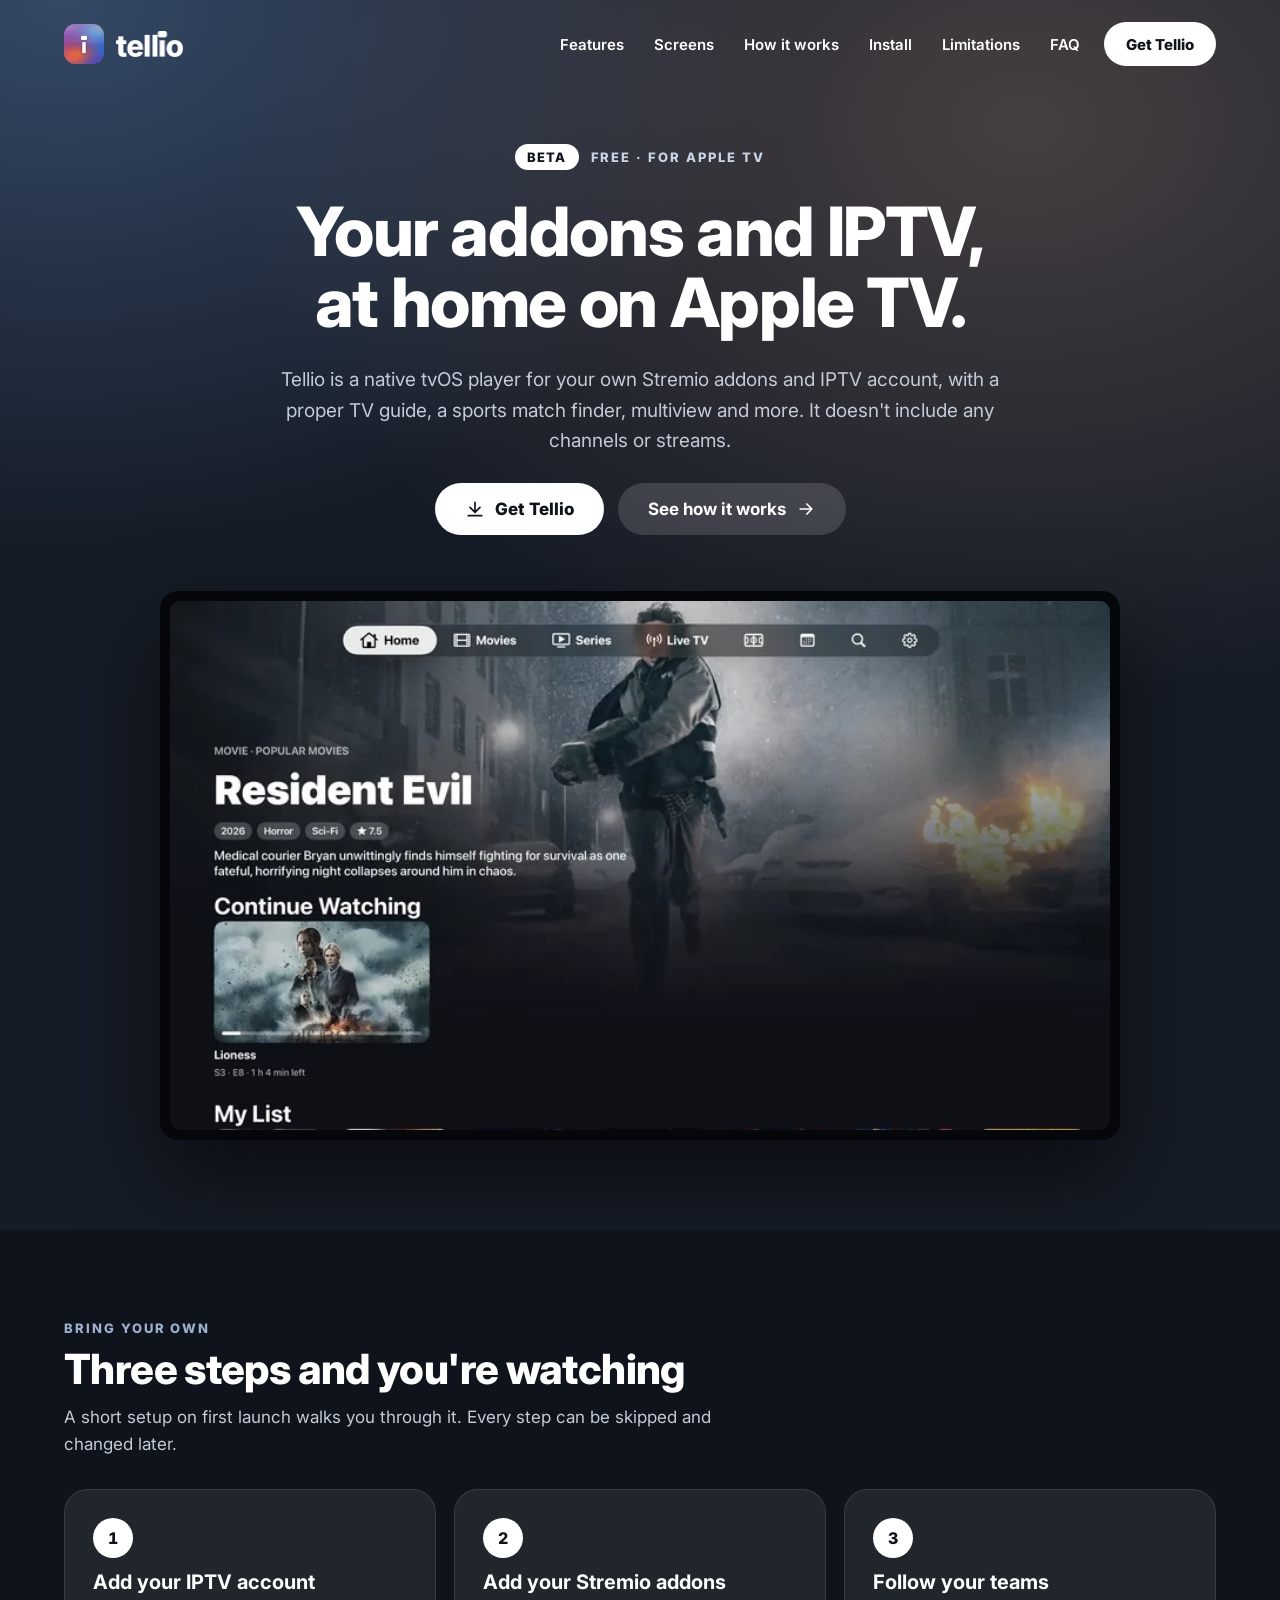
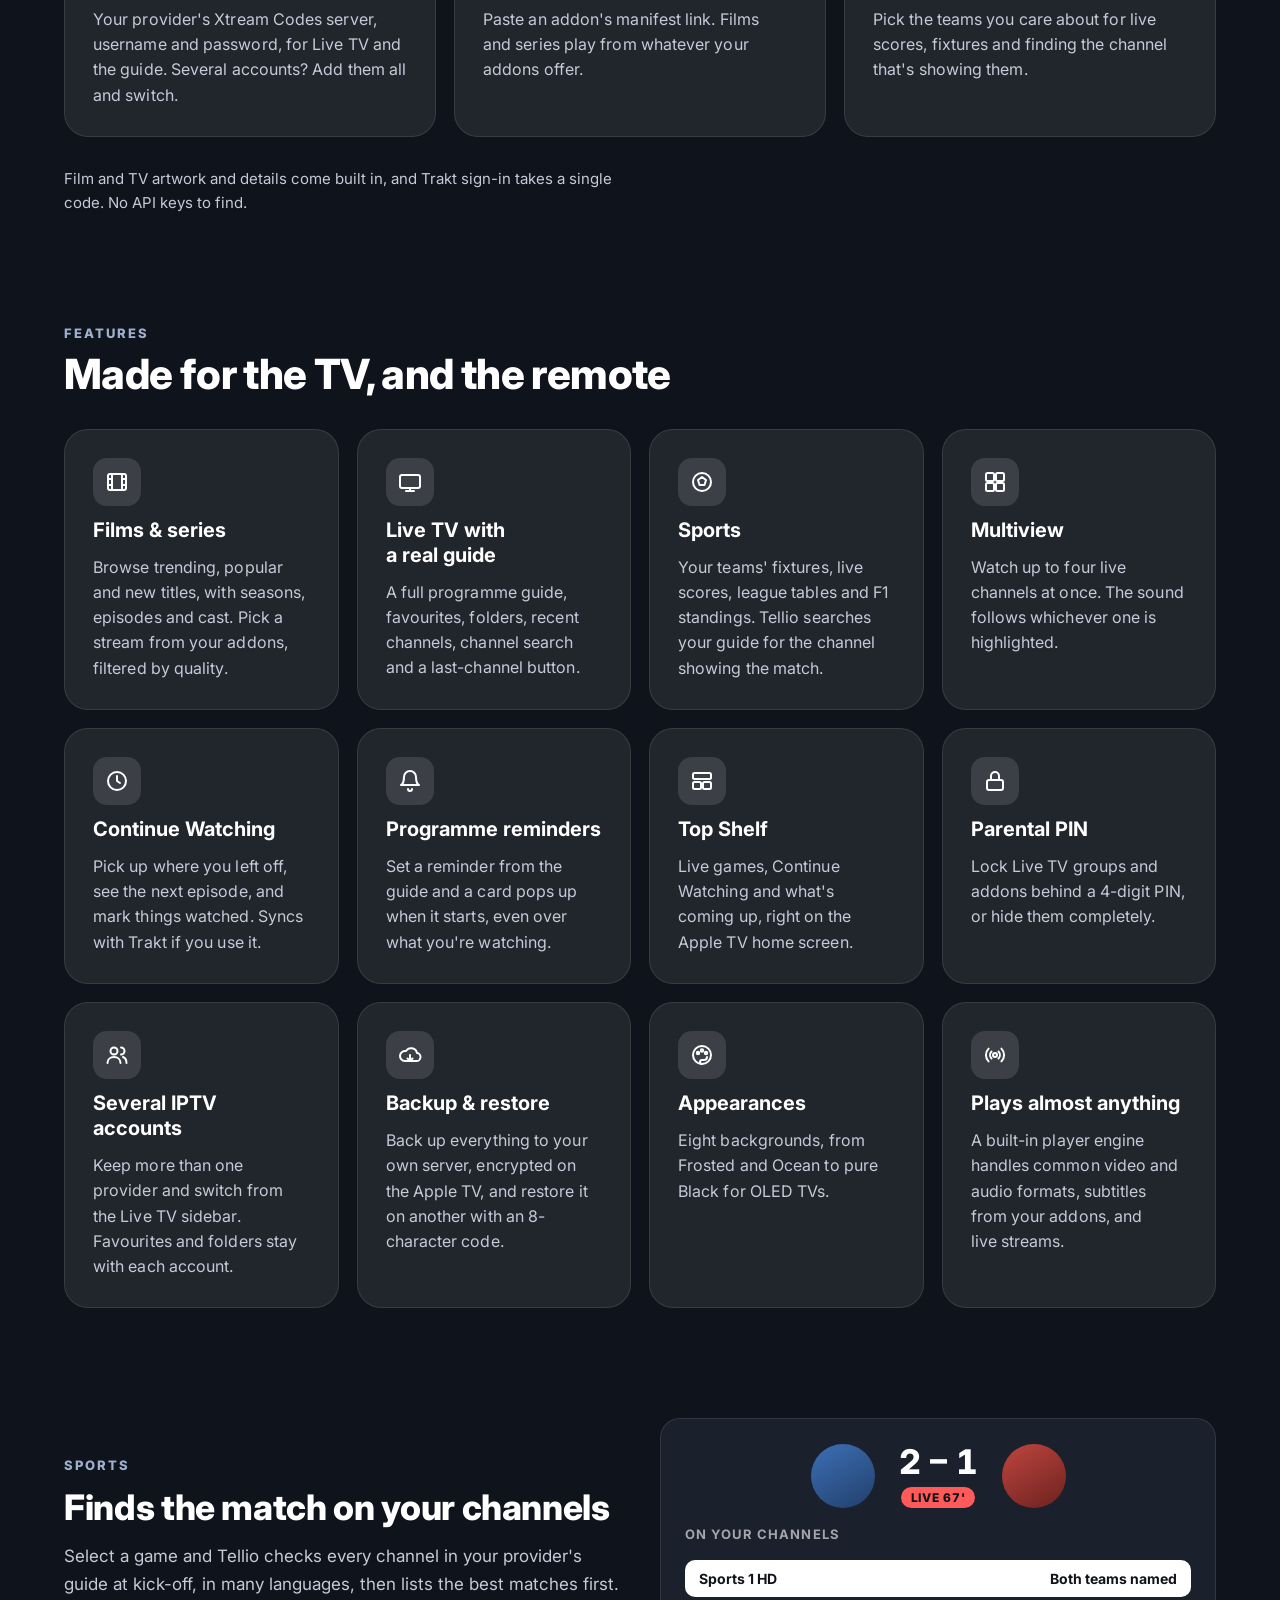
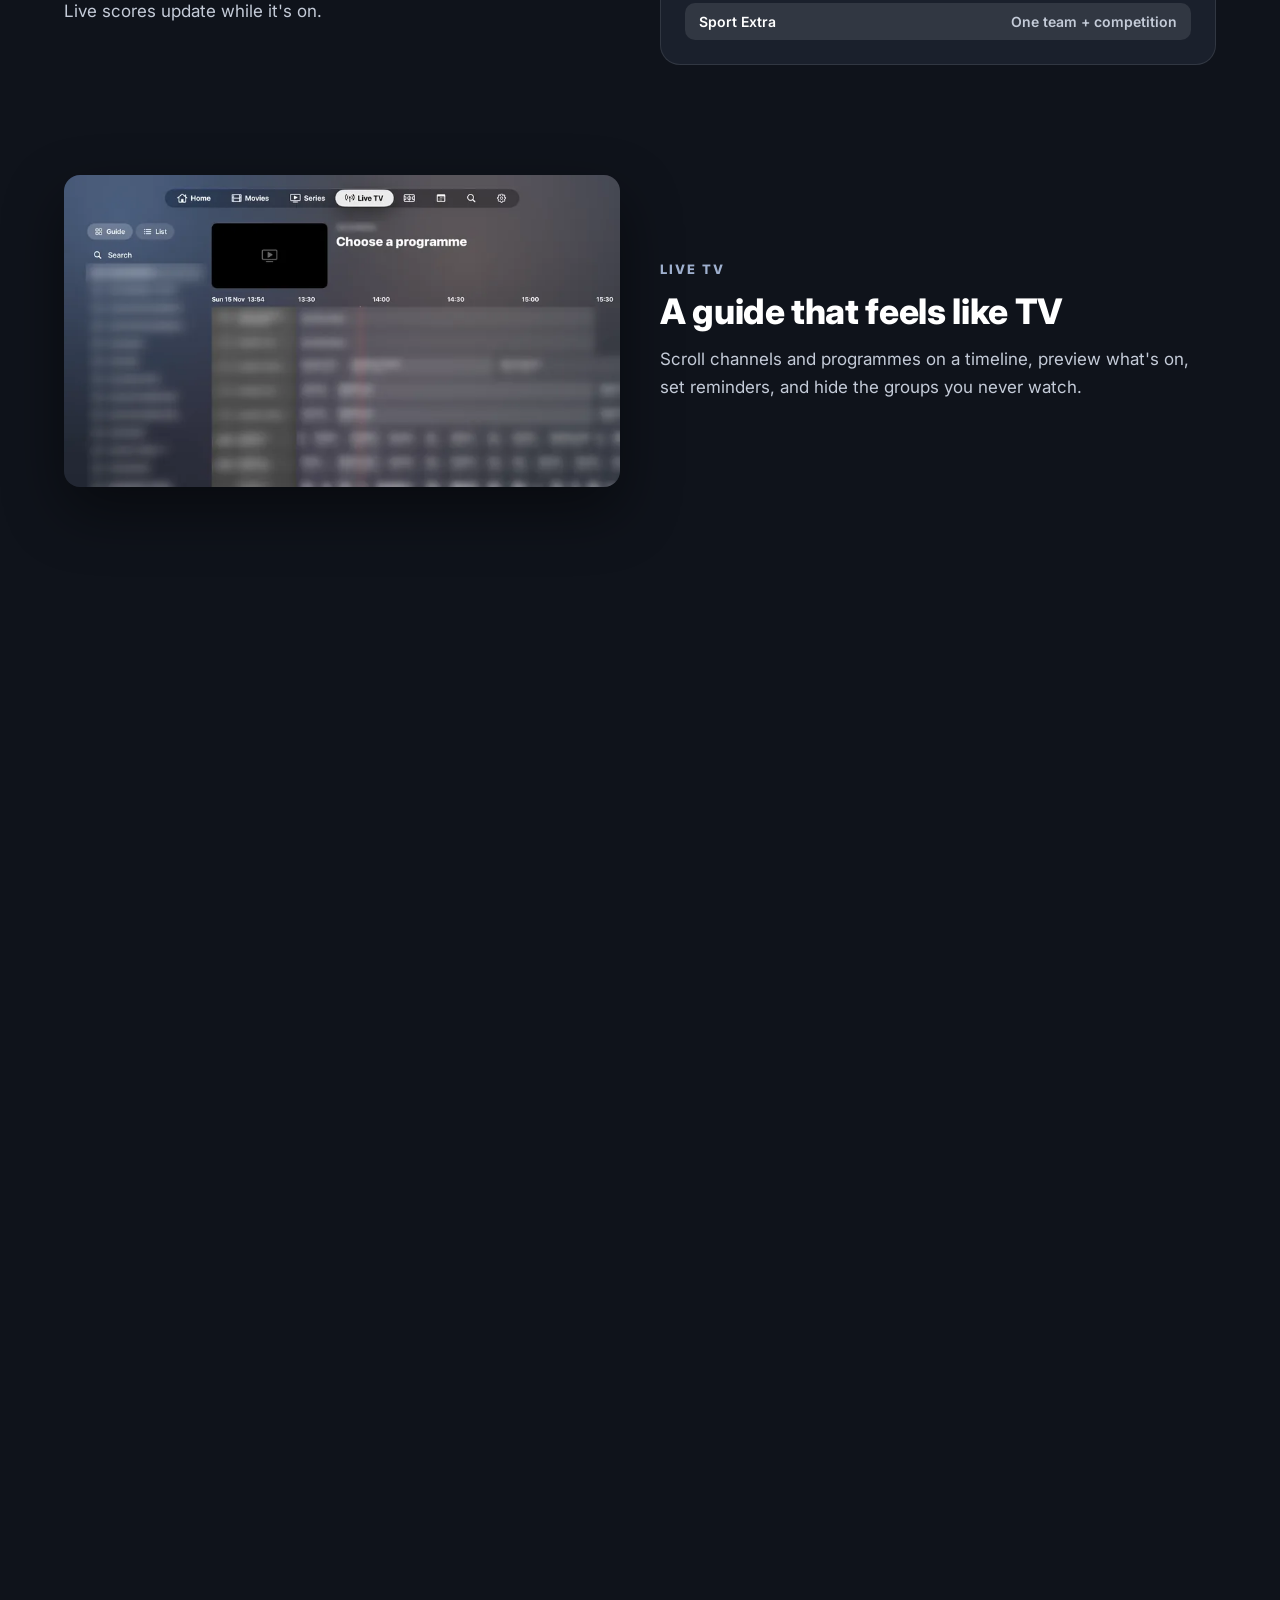
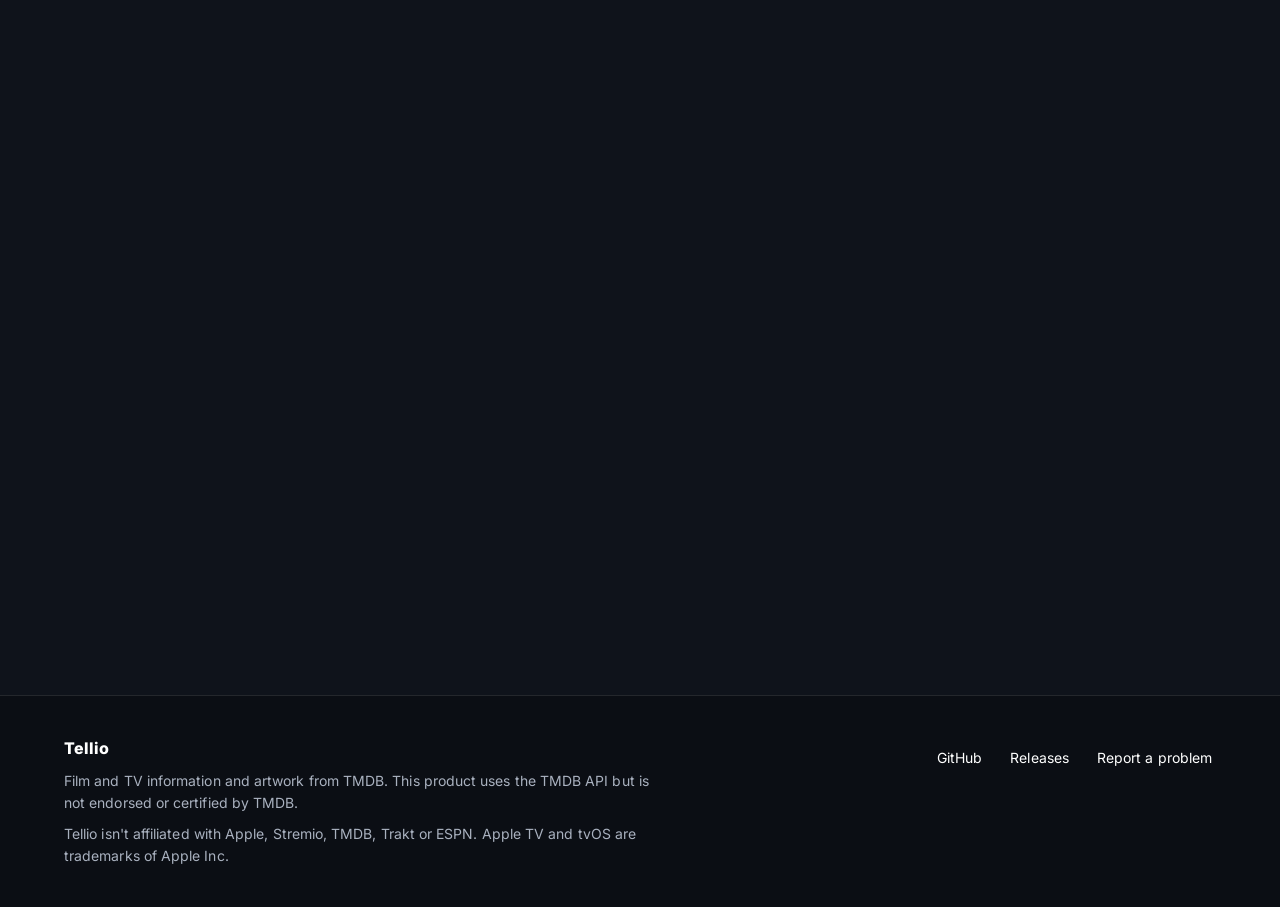
<file: index.html>
<!doctype html>
<html lang="en">
<head>
<meta charset="utf-8">
<meta name="viewport" content="width=device-width, initial-scale=1, viewport-fit=cover">
<meta name="color-scheme" content="dark">
<title>Tellio · A player for your own addons and IPTV on Apple TV</title>
<meta name="description" content="Tellio is a free, native Apple TV player for your own Stremio addons and IPTV account, with a TV guide, sports match finder, multiview and more. It includes no channels or streams.">
<meta property="og:title" content="Tellio for Apple TV">
<meta property="og:description" content="A native Apple TV player for your own Stremio addons and IPTV account.">
<meta name="theme-color" content="#161c27">
<link rel="icon" href="favicon.png" type="image/png">
<link rel="apple-touch-icon" href="apple-touch-icon.png">
<meta property="og:image" content="https://ms2620.github.io/tellio-site/screens/og.jpg">
<meta name="twitter:card" content="summary_large_image">
<link rel="preconnect" href="https://fonts.googleapis.com">
<link rel="preconnect" href="https://fonts.gstatic.com" crossorigin>
<link href="https://fonts.googleapis.com/css2?family=Inter:wght@400;600;700;800&amp;display=swap" rel="stylesheet">
<link rel="preload" as="image" type="image/webp" imagesrcset="screens/home-800.webp 800w, screens/home-1280.webp 1280w, screens/home.webp 1920w" imagesizes="(max-width: 1008px) calc(100vw - 44px), 940px" fetchpriority="high">
<link rel="stylesheet" href="styles.css">
</head>
<body>
<svg class="svg-sprite" aria-hidden="true" focusable="false">
  <symbol id="icon-film" viewBox="0 0 24 24"><rect x="3" y="4" width="18" height="16" rx="2"></rect><path d="M7 4v16M17 4v16M3 9h4M3 15h4M17 9h4M17 15h4"></path></symbol>
  <symbol id="icon-sports" viewBox="0 0 24 24"><circle cx="12" cy="12" r="9"></circle><path d="M12 7l4 3-1.5 5h-5L8 10z"></path></symbol>
  <symbol id="icon-clock" viewBox="0 0 24 24"><circle cx="12" cy="12" r="9"></circle><path d="M12 7v5l3 2"></path></symbol>
  <symbol id="icon-signal" viewBox="0 0 24 24"><circle cx="12" cy="12" r="2"></circle><path d="M8.5 15.5a5 5 0 0 1 0-7M15.5 8.5a5 5 0 0 1 0 7M5.6 18.4a9 9 0 0 1 0-12.8M18.4 5.6a9 9 0 0 1 0 12.8"></path></symbol>
</svg>
<div id="top" class="page-shell">
  <a href="#main" class="skip-link">Skip to main content</a>

  <header class="site-header">
    <nav class="site-nav" aria-label="Primary">
      <a href="#top" aria-label="Tellio home" class="brand-link"><picture><source type="image/webp" srcset="logo-80.webp 80w, logo-120.webp 120w" sizes="40px"><img src="logo.png" alt="" width="40" height="40" decoding="async" class="brand-logo"></picture><picture><source type="image/webp" srcset="wordmark-135.webp 135w, wordmark-202.webp 202w" sizes="67px"><img src="wordmark.png" alt="Tellio" width="67" height="26" decoding="async" class="brand-wordmark"></picture></a>
      <div class="nav-links"><a href="#features">Features</a><a href="#screens">Screens</a><a href="#how">How it works</a><a href="#install">Install</a><a href="#limits">Limitations</a><a href="#faq">FAQ</a></div>
      <a href="#install" class="btn btn-nav btn-primary">Get Tellio</a>
    </nav>
    <div class="hero">
      <span class="hero-badge"><span class="badge-pill">BETA</span>FREE · FOR APPLE TV</span>
      <h1 class="hero-title">Your addons and IPTV, at home on Apple TV.</h1>
      <p class="hero-lead">Tellio is a native tvOS player for your own Stremio addons and IPTV account, with a proper TV guide, a sports match finder, multiview and more. It doesn't include any channels or streams.</p>
      <div class="cta-row cta-row--center">
        <a href="#install" class="btn btn-lg btn-primary"><svg aria-hidden="true" width="20" height="20" viewBox="0 0 24 24" fill="none" stroke="currentColor" stroke-width="2" stroke-linecap="round" stroke-linejoin="round"><path d="M12 4v12M6 10l6 6 6-6"></path><path d="M4 20h16"></path></svg>Get Tellio</a>
        <a href="#how" class="btn btn-lg btn-secondary">See how it works<svg aria-hidden="true" width="20" height="20" viewBox="0 0 24 24" fill="none" stroke="currentColor" stroke-width="2" stroke-linecap="round" stroke-linejoin="round"><path d="M5 12h14M13 6l6 6-6 6"></path></svg></a>
      </div>
      <div class="hero-media"><div class="tv-frame"><img src="screens/home.webp" srcset="screens/home-800.webp 800w, screens/home-1280.webp 1280w, screens/home.webp 1920w" sizes="(max-width: 1008px) calc(100vw - 44px), 940px" alt="Tellio Home screen on an Apple TV: a featured film, Continue Watching and My List" width="1920" height="1080" fetchpriority="high"></div></div>
    </div>
  </header>

  <main id="main" tabindex="-1">
    <section class="section section--first">
      <div class="section-header section-header--narrow">
        <span class="eyebrow">BRING YOUR OWN</span>
        <h2 class="section-heading">Three steps and you're watching</h2>
        <p class="section-lead">A short setup on first launch walks you through it. Every step can be skipped and changed later.</p>
      </div>
      <ol class="grid-cards step-list">
        <li class="card">
          <span class="step-badge" aria-hidden="true">1</span>
          <h3 class="card-title">Add your IPTV account</h3>
          <p class="card-body">Your provider's Xtream Codes server, username and password, for Live TV and the guide. Several accounts? Add them all and switch.</p>
        </li>
        <li class="card">
          <span class="step-badge" aria-hidden="true">2</span>
          <h3 class="card-title">Add your Stremio addons</h3>
          <p class="card-body">Paste an addon's manifest link. Films and series play from whatever your addons offer.</p>
        </li>
        <li class="card">
          <span class="step-badge" aria-hidden="true">3</span>
          <h3 class="card-title">Follow your teams</h3>
          <p class="card-body">Pick the teams you care about for live scores, fixtures and finding the channel that's showing them.</p>
        </li>
      </ol>
      <p class="section-note">Film and TV artwork and details come built in, and Trakt sign-in takes a single code. No API keys to find.</p>
    </section>

    <section id="features" class="section">
      <div class="section-header section-header--narrow">
        <span class="eyebrow">FEATURES</span>
        <h2 class="section-heading">Made for the TV, and the remote</h2>
      </div>
      <div class="grid-cards">
        <article class="card">
          <span class="icon-tile"><svg aria-hidden="true" width="24" height="24" viewBox="0 0 24 24" fill="none" stroke="currentColor" stroke-width="2" stroke-linecap="round" stroke-linejoin="round"><use href="#icon-film"></use></svg></span>
          <h3 class="card-title">Films &amp; series</h3>
          <p class="card-body">Browse trending, popular and new titles, with seasons, episodes and cast. Pick a stream from your addons, filtered by quality.</p>
        </article>
        <article class="card">
          <span class="icon-tile"><svg aria-hidden="true" width="24" height="24" viewBox="0 0 24 24" fill="none" stroke="currentColor" stroke-width="2" stroke-linecap="round" stroke-linejoin="round"><rect x="2" y="5" width="20" height="13" rx="2"></rect><path d="M8 21h8M12 18v3"></path></svg></span>
          <h3 class="card-title">Live TV with a real guide</h3>
          <p class="card-body">A full programme guide, favourites, folders, recent channels, channel search and a last-channel button.</p>
        </article>
        <article class="card">
          <span class="icon-tile"><svg aria-hidden="true" width="24" height="24" viewBox="0 0 24 24" fill="none" stroke="currentColor" stroke-width="2" stroke-linecap="round" stroke-linejoin="round"><use href="#icon-sports"></use></svg></span>
          <h3 class="card-title">Sports</h3>
          <p class="card-body">Your teams' fixtures, live scores, league tables and F1 standings. Tellio searches your guide for the channel showing the match.</p>
        </article>
        <article class="card">
          <span class="icon-tile"><svg aria-hidden="true" width="24" height="24" viewBox="0 0 24 24" fill="none" stroke="currentColor" stroke-width="2" stroke-linecap="round" stroke-linejoin="round"><rect x="3" y="3" width="8" height="8" rx="1.5"></rect><rect x="13" y="3" width="8" height="8" rx="1.5"></rect><rect x="3" y="13" width="8" height="8" rx="1.5"></rect><rect x="13" y="13" width="8" height="8" rx="1.5"></rect></svg></span>
          <h3 class="card-title">Multiview</h3>
          <p class="card-body">Watch up to four live channels at once. The sound follows whichever one is highlighted.</p>
        </article>
        <article class="card">
          <span class="icon-tile"><svg aria-hidden="true" width="24" height="24" viewBox="0 0 24 24" fill="none" stroke="currentColor" stroke-width="2" stroke-linecap="round" stroke-linejoin="round"><use href="#icon-clock"></use></svg></span>
          <h3 class="card-title">Continue Watching</h3>
          <p class="card-body">Pick up where you left off, see the next episode, and mark things watched. Syncs with Trakt if you use it.</p>
        </article>
        <article class="card">
          <span class="icon-tile"><svg aria-hidden="true" width="24" height="24" viewBox="0 0 24 24" fill="none" stroke="currentColor" stroke-width="2" stroke-linecap="round" stroke-linejoin="round"><path d="M6 8a6 6 0 0 1 12 0c0 7 3 8 3 8H3s3-1 3-8"></path><path d="M10 20a2 2 0 0 0 4 0"></path></svg></span>
          <h3 class="card-title">Programme reminders</h3>
          <p class="card-body">Set a reminder from the guide and a card pops up when it starts, even over what you're watching.</p>
        </article>
        <article class="card">
          <span class="icon-tile"><svg aria-hidden="true" width="24" height="24" viewBox="0 0 24 24" fill="none" stroke="currentColor" stroke-width="2" stroke-linecap="round" stroke-linejoin="round"><rect x="3" y="4" width="18" height="6" rx="1.5"></rect><rect x="3" y="13" width="8" height="7" rx="1.5"></rect><rect x="13" y="13" width="8" height="7" rx="1.5"></rect></svg></span>
          <h3 class="card-title">Top Shelf</h3>
          <p class="card-body">Live games, Continue Watching and what's coming up, right on the Apple TV home screen.</p>
        </article>
        <article class="card">
          <span class="icon-tile"><svg aria-hidden="true" width="24" height="24" viewBox="0 0 24 24" fill="none" stroke="currentColor" stroke-width="2" stroke-linecap="round" stroke-linejoin="round"><rect x="4" y="11" width="16" height="10" rx="2"></rect><path d="M8 11V7a4 4 0 0 1 8 0v4"></path></svg></span>
          <h3 class="card-title">Parental PIN</h3>
          <p class="card-body">Lock Live TV groups and addons behind a 4-digit PIN, or hide them completely.</p>
        </article>
        <article class="card">
          <span class="icon-tile"><svg aria-hidden="true" width="24" height="24" viewBox="0 0 24 24" fill="none" stroke="currentColor" stroke-width="2" stroke-linecap="round" stroke-linejoin="round"><circle cx="9" cy="8" r="3.5"></circle><path d="M2.5 20c0-3.6 2.9-6 6.5-6s6.5 2.4 6.5 6"></path><path d="M16 4.5a3.5 3.5 0 0 1 0 7M18 14c2.2.7 3.5 2.8 3.5 6"></path></svg></span>
          <h3 class="card-title">Several IPTV accounts</h3>
          <p class="card-body">Keep more than one provider and switch from the Live TV sidebar. Favourites and folders stay with each account.</p>
        </article>
        <article class="card">
          <span class="icon-tile"><svg aria-hidden="true" width="24" height="24" viewBox="0 0 24 24" fill="none" stroke="currentColor" stroke-width="2" stroke-linecap="round" stroke-linejoin="round"><path d="M7 18a5 5 0 1 1 1-9.9A6 6 0 0 1 19 10a4 4 0 0 1-1 8z"></path><path d="M12 12v6M9.5 15.5L12 18l2.5-2.5"></path></svg></span>
          <h3 class="card-title">Backup &amp; restore</h3>
          <p class="card-body">Back up everything to your own server, encrypted on the Apple TV, and restore it on another with an 8-character code.</p>
        </article>
        <article class="card">
          <span class="icon-tile"><svg aria-hidden="true" width="24" height="24" viewBox="0 0 24 24" fill="none" stroke="currentColor" stroke-width="2" stroke-linecap="round" stroke-linejoin="round"><circle cx="12" cy="12" r="9"></circle><circle cx="8" cy="10" r="1.2"></circle><circle cx="12" cy="7.5" r="1.2"></circle><circle cx="16" cy="10" r="1.2"></circle><path d="M12 21a2 2 0 0 1 0-4h2a3 3 0 0 0 3-3"></path></svg></span>
          <h3 class="card-title">Appearances</h3>
          <p class="card-body">Eight backgrounds, from Frosted and Ocean to pure Black for OLED TVs.</p>
        </article>
        <article class="card">
          <span class="icon-tile"><svg aria-hidden="true" width="24" height="24" viewBox="0 0 24 24" fill="none" stroke="currentColor" stroke-width="2" stroke-linecap="round" stroke-linejoin="round"><use href="#icon-signal"></use></svg></span>
          <h3 class="card-title">Plays almost anything</h3>
          <p class="card-body">A built-in player engine handles common video and audio formats, subtitles from your addons, and live streams.</p>
        </article>
      </div>
    </section>

    <section class="section-split">
      <div class="split-copy">
        <span class="eyebrow">SPORTS</span>
        <h2 class="split-heading">Finds the match on your channels</h2>
        <p class="section-lead">Select a game and Tellio checks every channel in your provider's guide at kick-off, in many languages, then lists the best matches first. Live scores update while it's on.</p>
      </div>
      <div role="img" aria-label="Match page: two team badges, a live score and the channels showing the game" class="match-card">
        <div class="match-scoreboard">
          <span class="team-crest team-crest--home"></span>
          <span class="match-score-group"><span class="match-score">2 – 1</span><span class="live-pill">LIVE 67'</span></span>
          <span class="team-crest team-crest--away"></span>
        </div>
        <div class="match-label">ON YOUR CHANNELS</div>
        <div class="match-channels">
          <div class="match-row match-row--best"><span>Sports 1 HD</span><span>Both teams named</span></div>
          <div class="match-row match-row--alt"><span>Sport Extra</span><span class="match-row-meta">One team + competition</span></div>
        </div>
      </div>
    </section>

    <section class="section-split section-split--media-first">
      <div class="split-copy">
        <span class="eyebrow">LIVE TV</span>
        <h2 class="split-heading">A guide that feels like TV</h2>
        <p class="section-lead">Scroll channels and programmes on a timeline, preview what's on, set reminders, and hide the groups you never watch.</p>
      </div>
      <img src="screens/guide.webp" srcset="screens/guide-800.webp 800w, screens/guide-1280.webp 1280w, screens/guide.webp 1920w" sizes="(max-width: 767px) calc(100vw - 32px), (max-width: 1200px) calc(50vw - 44px), 556px" alt="The Live TV guide: groups on the left, channels and programmes on a timeline (channel details blurred)" width="1920" height="1080" loading="lazy" decoding="async" class="screen-shot">
    </section>

    <section id="screens" class="section section--deferred">
      <div class="section-header">
        <span class="eyebrow">A CLOSER LOOK</span>
        <h2 class="section-heading">Straight from the Apple TV</h2>
        <p class="section-lead">Real screenshots, taken on an Apple TV 4K.</p>
      </div>
      <div class="grid-screens">
        <figure class="screen-figure">
          <img src="screens/movies.webp" srcset="screens/movies-800.webp 800w, screens/movies-1280.webp 1280w, screens/movies.webp 1920w" sizes="(max-width: 779px) calc(100vw - 32px), (max-width: 1139px) calc(50vw - 38px), 365px" alt="Tellio Movies screen on Apple TV: featured film artwork with year, genres, rating and a numbered Trending Movies poster row below" width="1920" height="1080" loading="lazy" decoding="async">
          <figcaption class="screen-caption"><span class="screen-caption-title">Movies</span><span class="screen-caption-text">Trending and popular films, with the featured title's artwork behind.</span></figcaption>
        </figure>
        <figure class="screen-figure">
          <img src="screens/series.webp" srcset="screens/series-800.webp 800w, screens/series-1280.webp 1280w, screens/series.webp 1920w" sizes="(max-width: 779px) calc(100vw - 32px), (max-width: 1139px) calc(50vw - 38px), 365px" alt="Tellio Series screen on Apple TV: featured show backdrop with synopsis and a My List poster row below" width="1920" height="1080" loading="lazy" decoding="async">
          <figcaption class="screen-caption"><span class="screen-caption-title">Series</span><span class="screen-caption-text">Your shows, with My List and what's new.</span></figcaption>
        </figure>
        <figure class="screen-figure">
          <img src="screens/calendar.webp" srcset="screens/calendar-800.webp 800w, screens/calendar-1280.webp 1280w, screens/calendar.webp 1920w" sizes="(max-width: 779px) calc(100vw - 32px), (max-width: 1139px) calc(50vw - 38px), 365px" alt="Tellio Calendar screen on Apple TV: upcoming episodes row showing landscape artwork, season and episode numbers, and air dates" width="1920" height="1080" loading="lazy" decoding="async">
          <figcaption class="screen-caption"><span class="screen-caption-title">Calendar</span><span class="screen-caption-text">New episodes coming up from the series in your list.</span></figcaption>
        </figure>
        <figure class="screen-figure">
          <img src="screens/search.webp" srcset="screens/search-800.webp 800w, screens/search-1280.webp 1280w, screens/search.webp 1920w" sizes="(max-width: 779px) calc(100vw - 32px), (max-width: 1139px) calc(50vw - 38px), 365px" alt="Tellio Search screen on Apple TV: on-screen letter and number keypad on the left, with Trending Movies and Trending Series rows on the right" width="1920" height="1080" loading="lazy" decoding="async">
          <figcaption class="screen-caption"><span class="screen-caption-title">Search</span><span class="screen-caption-text">Find films, series and channels with the on-screen keyboard.</span></figcaption>
        </figure>
        <figure class="screen-figure">
          <img src="screens/settings.webp" srcset="screens/settings-800.webp 800w, screens/settings-1280.webp 1280w, screens/settings.webp 1920w" sizes="(max-width: 779px) calc(100vw - 32px), (max-width: 1139px) calc(50vw - 38px), 365px" alt="Tellio Settings screen on Apple TV: grouped frosted cards for Media (Connections, Live TV &amp; Guide, Content, Streams), Playback and Personalise" width="1920" height="1080" loading="lazy" decoding="async">
          <figcaption class="screen-caption"><span class="screen-caption-title">Settings</span><span class="screen-caption-text">Everything in one place, from connections to appearance.</span></figcaption>
        </figure>
      </div>
    </section>

    <section id="how" class="section section--deferred">
      <div class="section-header">
        <span class="eyebrow">HOW IT WORKS</span>
        <h2 class="section-heading">Tellio is the player. The content is yours.</h2>
        <p class="section-lead">Tellio has no servers that stream video and no catalogue of its own. It plays what your IPTV provider and your addons give it, and adds information from public services.</p>
      </div>
      <div class="grid-how">
        <div class="flow-column">
          <span class="eyebrow eyebrow--tight">WHAT YOU BRING</span>
          <div class="flow-node"><svg aria-hidden="true" width="26" height="26" viewBox="0 0 24 24" fill="none" stroke="currentColor" stroke-width="2" stroke-linecap="round" stroke-linejoin="round"><use href="#icon-signal"></use></svg><span class="flow-node-copy"><span class="flow-node-title">Your IPTV provider</span><span class="flow-node-sub">Live channels and the guide</span></span></div>
          <div class="flow-node"><svg aria-hidden="true" width="26" height="26" viewBox="0 0 24 24" fill="none" stroke="currentColor" stroke-width="2" stroke-linecap="round" stroke-linejoin="round"><path d="M10 3h4v4h4v4h-2a2 2 0 0 0 0 4h2v6H4v-6h2a2 2 0 0 0 0-4H4V7h6z"></path></svg><span class="flow-node-copy"><span class="flow-node-title">Your Stremio addons</span><span class="flow-node-sub">Streams for films and series</span></span></div>
        </div>
        <div class="flow-column">
          <span class="eyebrow eyebrow--tight">ON YOUR APPLE TV</span>
          <div class="flow-node flow-node--highlight"><svg aria-hidden="true" width="26" height="26" viewBox="0 0 24 24" fill="none" stroke="currentColor" stroke-width="2" stroke-linecap="round" stroke-linejoin="round"><polygon points="7 4 20 12 7 20 7 4"></polygon></svg><span class="flow-node-copy"><span class="flow-node-title">Tellio</span><span class="flow-node-sub">Browses, plays and remembers where you were</span></span></div>
          <div class="flow-node"><svg aria-hidden="true" width="26" height="26" viewBox="0 0 24 24" fill="none" stroke="currentColor" stroke-width="2" stroke-linecap="round" stroke-linejoin="round"><path d="M12 3l8 3v6c0 5-3.5 8-8 9-4.5-1-8-4-8-9V6z"></path></svg><span class="flow-node-copy"><span class="flow-node-title">Your logins stay here</span><span class="flow-node-sub">Kept in the Apple TV's Keychain, never sent to us</span></span></div>
        </div>
        <div class="flow-column">
          <span class="eyebrow eyebrow--tight">ADDED INFORMATION</span>
          <div class="flow-node"><svg aria-hidden="true" width="26" height="26" viewBox="0 0 24 24" fill="none" stroke="currentColor" stroke-width="2" stroke-linecap="round" stroke-linejoin="round"><use href="#icon-film"></use></svg><span class="flow-node-copy"><span class="flow-node-title">TMDB</span><span class="flow-node-sub">Artwork, descriptions and cast</span></span></div>
          <div class="flow-node"><svg aria-hidden="true" width="26" height="26" viewBox="0 0 24 24" fill="none" stroke="currentColor" stroke-width="2" stroke-linecap="round" stroke-linejoin="round"><use href="#icon-sports"></use></svg><span class="flow-node-copy"><span class="flow-node-title">ESPN &amp; Jolpica</span><span class="flow-node-sub">Fixtures, scores and tables</span></span></div>
          <div class="flow-node"><svg aria-hidden="true" width="26" height="26" viewBox="0 0 24 24" fill="none" stroke="currentColor" stroke-width="2" stroke-linecap="round" stroke-linejoin="round"><use href="#icon-clock"></use></svg><span class="flow-node-copy"><span class="flow-node-title">Trakt (optional)</span><span class="flow-node-sub">Sync what you've watched</span></span></div>
        </div>
      </div>
    </section>

    <section id="install" class="section section--deferred">
      <div class="section-header">
        <span class="eyebrow">INSTALL</span>
        <h2 class="section-heading">Get Tellio on your Apple TV</h2>
        <p class="section-lead">Tellio isn't on the App Store yet, so for now you install it yourself, with a signing service or a free sideloading tool. It needs tvOS 18 or later.</p>
      </div>
      <ol class="grid-cards step-list">
        <li class="card">
          <span class="step-badge" aria-hidden="true">1</span>
          <h3 class="card-title">Download the latest build</h3>
          <p class="card-body">Get Tellio.ipa from the GitHub releases page. Every build is listed with what changed.</p>
        </li>
        <li class="card">
          <span class="step-badge" aria-hidden="true">2</span>
          <h3 class="card-title">Sideload it</h3>
          <p class="card-body">Install it with Signulous, a paid service that needs no computer, or for free with atvloadly on a Linux machine at home.</p>
        </li>
        <li class="card">
          <span class="step-badge" aria-hidden="true">3</span>
          <h3 class="card-title">Open and set up</h3>
          <p class="card-body">Follow the short setup. Tellio tells you when a newer build is out.</p>
        </li>
      </ol>
      <div class="cta-row">
        <a href="https://github.com/MS2620/tellio/releases" class="btn btn-md btn-primary"><svg aria-hidden="true" width="20" height="20" viewBox="0 0 24 24" fill="none" stroke="currentColor" stroke-width="2" stroke-linecap="round" stroke-linejoin="round"><path d="M9 19c-4 1.3-4-2-6-2.5M15 21v-3.5a3 3 0 0 0-.9-2.3c3-.3 6-1.5 6-6.6a5 5 0 0 0-1.4-3.6 4.7 4.7 0 0 0-.1-3.5s-1.1-.3-3.6 1.4a12.4 12.4 0 0 0-6.5 0C6 1.2 4.9 1.5 4.9 1.5a4.7 4.7 0 0 0-.1 3.5A5 5 0 0 0 3.4 8.6c0 5.1 3 6.3 6 6.6a3 3 0 0 0-.9 2.3V21"></path></svg>Download from GitHub</a>
        <a href="install.html" class="btn btn-md btn-secondary">Full install guide</a>
      </div>
    </section>

    <section id="limits" class="section-limits section--deferred">
      <div class="card card--panel">
        <span class="eyebrow">KNOWN LIMITATIONS</span>
        <h2 class="panel-heading">It's a beta</h2>
        <ul class="dot-list">
          <li><span class="dot-marker" aria-hidden="true"></span><span>IPTV must use Xtream Codes logins. M3U playlist links aren't supported yet.</span></li>
          <li><span class="dot-marker" aria-hidden="true"></span><span>Needs tvOS 18 or later.</span></li>
          <li><span class="dot-marker" aria-hidden="true"></span><span>Installing needs a signing service (Signulous) or atvloadly on a Linux machine at home. There's no App Store or TestFlight version yet.</span></li>
          <li><span class="dot-marker" aria-hidden="true"></span><span>Backup &amp; restore needs a backup server you run yourself.</span></li>
          <li><span class="dot-marker" aria-hidden="true"></span><span>The Top Shelf can stay blank after an install; reinstalling usually fixes it.</span></li>
          <li><span class="dot-marker" aria-hidden="true"></span><span>Tested with a small number of providers and addons so far. Expect rough edges, and please report them.</span></li>
        </ul>
      </div>
      <div class="card card--panel">
        <span class="eyebrow">PRIVACY</span>
        <h2 class="panel-heading">What leaves your Apple TV</h2>
        <ul class="dot-list">
          <li><span class="dot-marker" aria-hidden="true"></span><span>Your IPTV login, addons and watch history stay on your Apple TV. There's no Tellio account.</span></li>
          <li><span class="dot-marker" aria-hidden="true"></span><span>Crash reports go to Sentry so problems can be fixed. They contain no logins, stream links, server or channel names, or watch history. Turn them off in Settings › About.</span></li>
          <li><span class="dot-marker" aria-hidden="true"></span><span>Feedback you send becomes a public GitHub issue: your message, its type and, if you choose, your tvOS version, Apple TV model and Tellio build. An email you leave for a reply is kept private.</span></li>
          <li><span class="dot-marker" aria-hidden="true"></span><span>Tellio asks TMDB, ESPN and Jolpica for film and sports information, and Trakt only if you sign in.</span></li>
        </ul>
      </div>
    </section>

    <section id="faq" class="section section--faq section--deferred">
      <div class="section-header section-header--full">
        <span class="eyebrow">FAQ</span>
        <h2 class="section-heading">Questions</h2>
      </div>
      <div class="grid-faq">
        <div class="card card--compact">
          <h3 class="card-title--faq">Is Tellio free?</h3>
          <p class="card-body card-body--relaxed">Yes. There's no subscription and no account to make.</p>
        </div>
        <div class="card card--compact">
          <h3 class="card-title--faq">Does it come with channels or films?</h3>
          <p class="card-body card-body--relaxed">No. Tellio only plays what your own IPTV account and Stremio addons provide. Use services you're entitled to.</p>
        </div>
        <div class="card card--compact">
          <h3 class="card-title--faq">What do I need?</h3>
          <p class="card-body card-body--relaxed">An Apple TV on tvOS 18 or later, a way to install it (Signulous, or atvloadly on a Linux machine at home), and an IPTV account and/or Stremio addons.</p>
        </div>
        <div class="card card--compact">
          <h3 class="card-title--faq">Where are my logins kept?</h3>
          <p class="card-body card-body--relaxed">On your Apple TV, in its Keychain. Backups are encrypted on the Apple TV before they're sent to the server you choose.</p>
        </div>
        <div class="card card--compact">
          <h3 class="card-title--faq">Will it be on the App Store?</h3>
          <p class="card-body card-body--relaxed">Not yet. For now it's installed by sideloading.</p>
        </div>
        <div class="card card--compact">
          <h3 class="card-title--faq">Something isn't working?</h3>
          <p class="card-body card-body--relaxed">Use Settings › About › Send feedback on the Apple TV, or open an issue on GitHub.</p>
        </div>
      </div>
    </section>
  </main>

  <footer class="site-footer">
    <div class="footer-inner">
      <div class="footer-meta">
        <span class="footer-brand">Tellio</span>
        <span>Film and TV information and artwork from TMDB. This product uses the TMDB API but is not endorsed or certified by TMDB.</span>
        <span>Tellio isn't affiliated with Apple, Stremio, TMDB, Trakt or ESPN. Apple TV and tvOS are trademarks of Apple Inc.</span>
      </div>
      <div class="footer-links"><a href="https://github.com/MS2620/tellio">GitHub</a><a href="https://github.com/MS2620/tellio/releases">Releases</a><a href="https://github.com/MS2620/tellio/issues">Report a problem</a></div>
    </div>
  </footer>
</div>
</body>
</html>
</file>
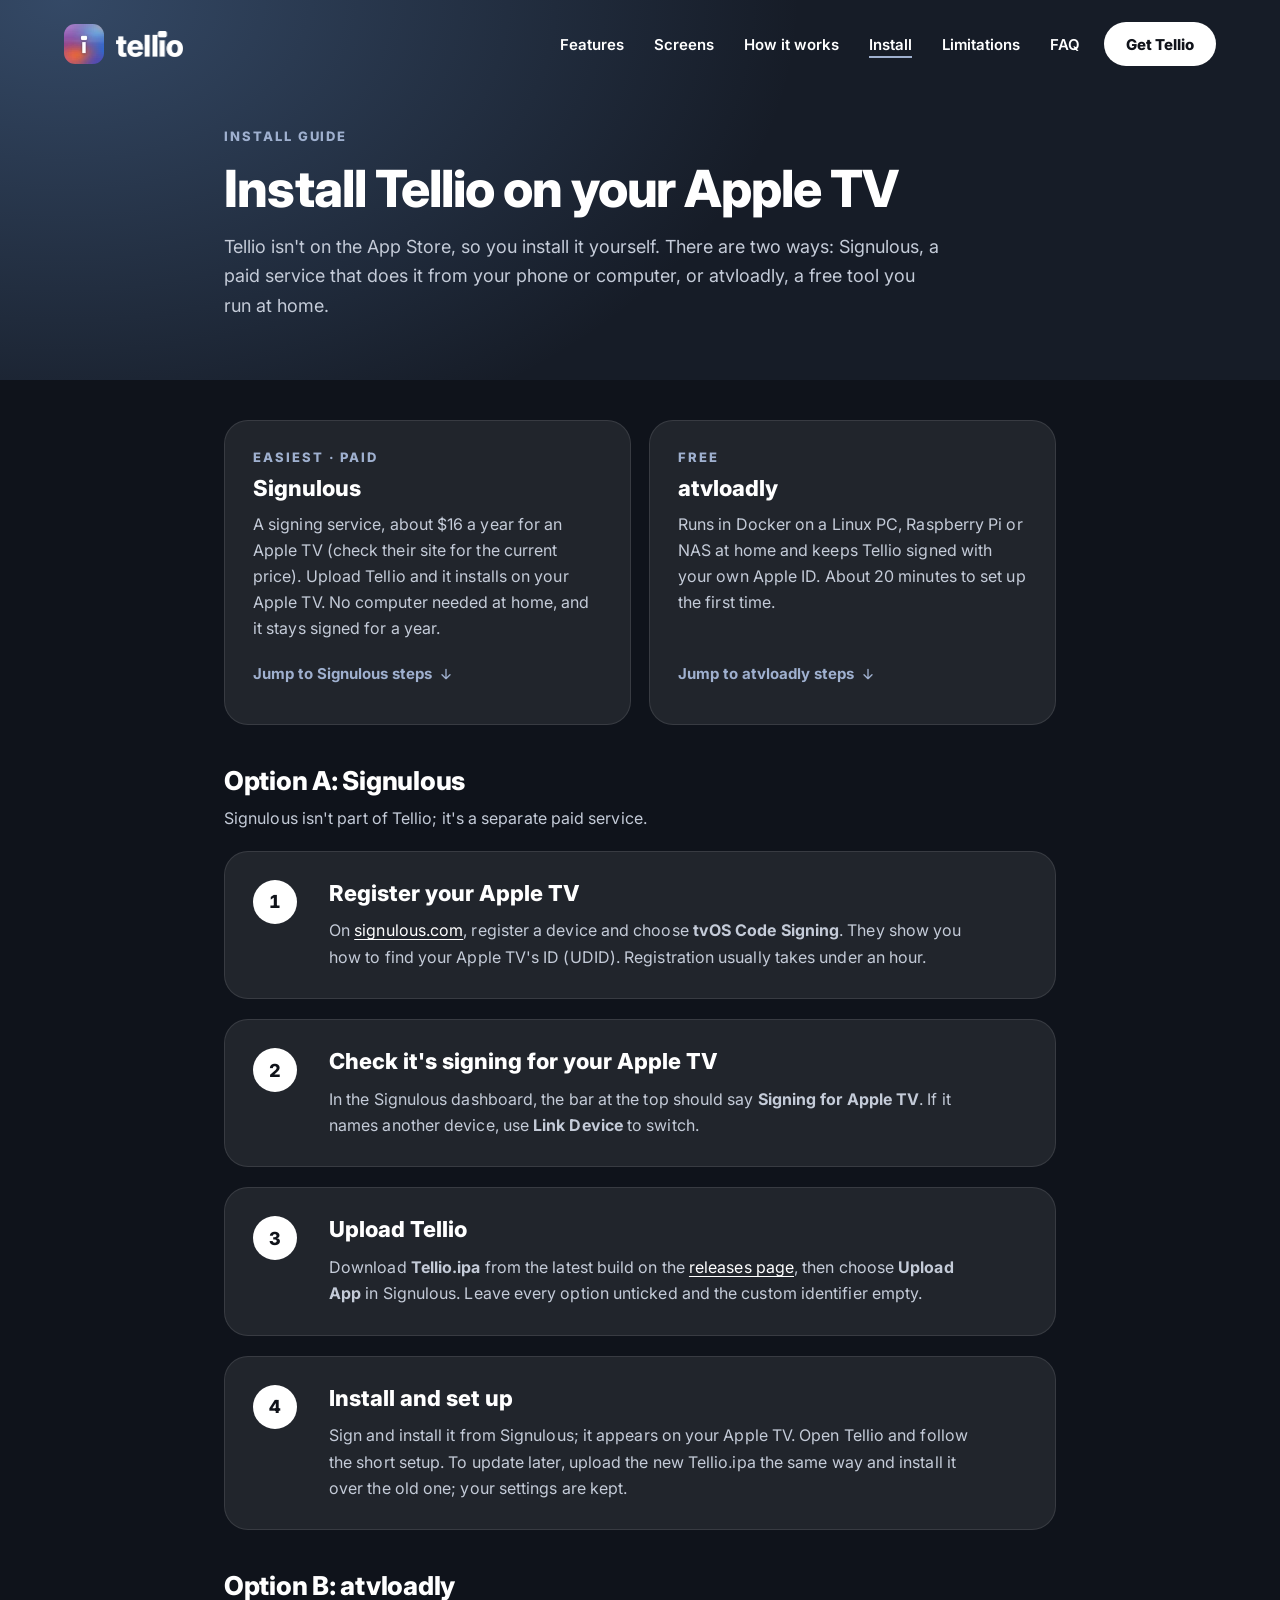
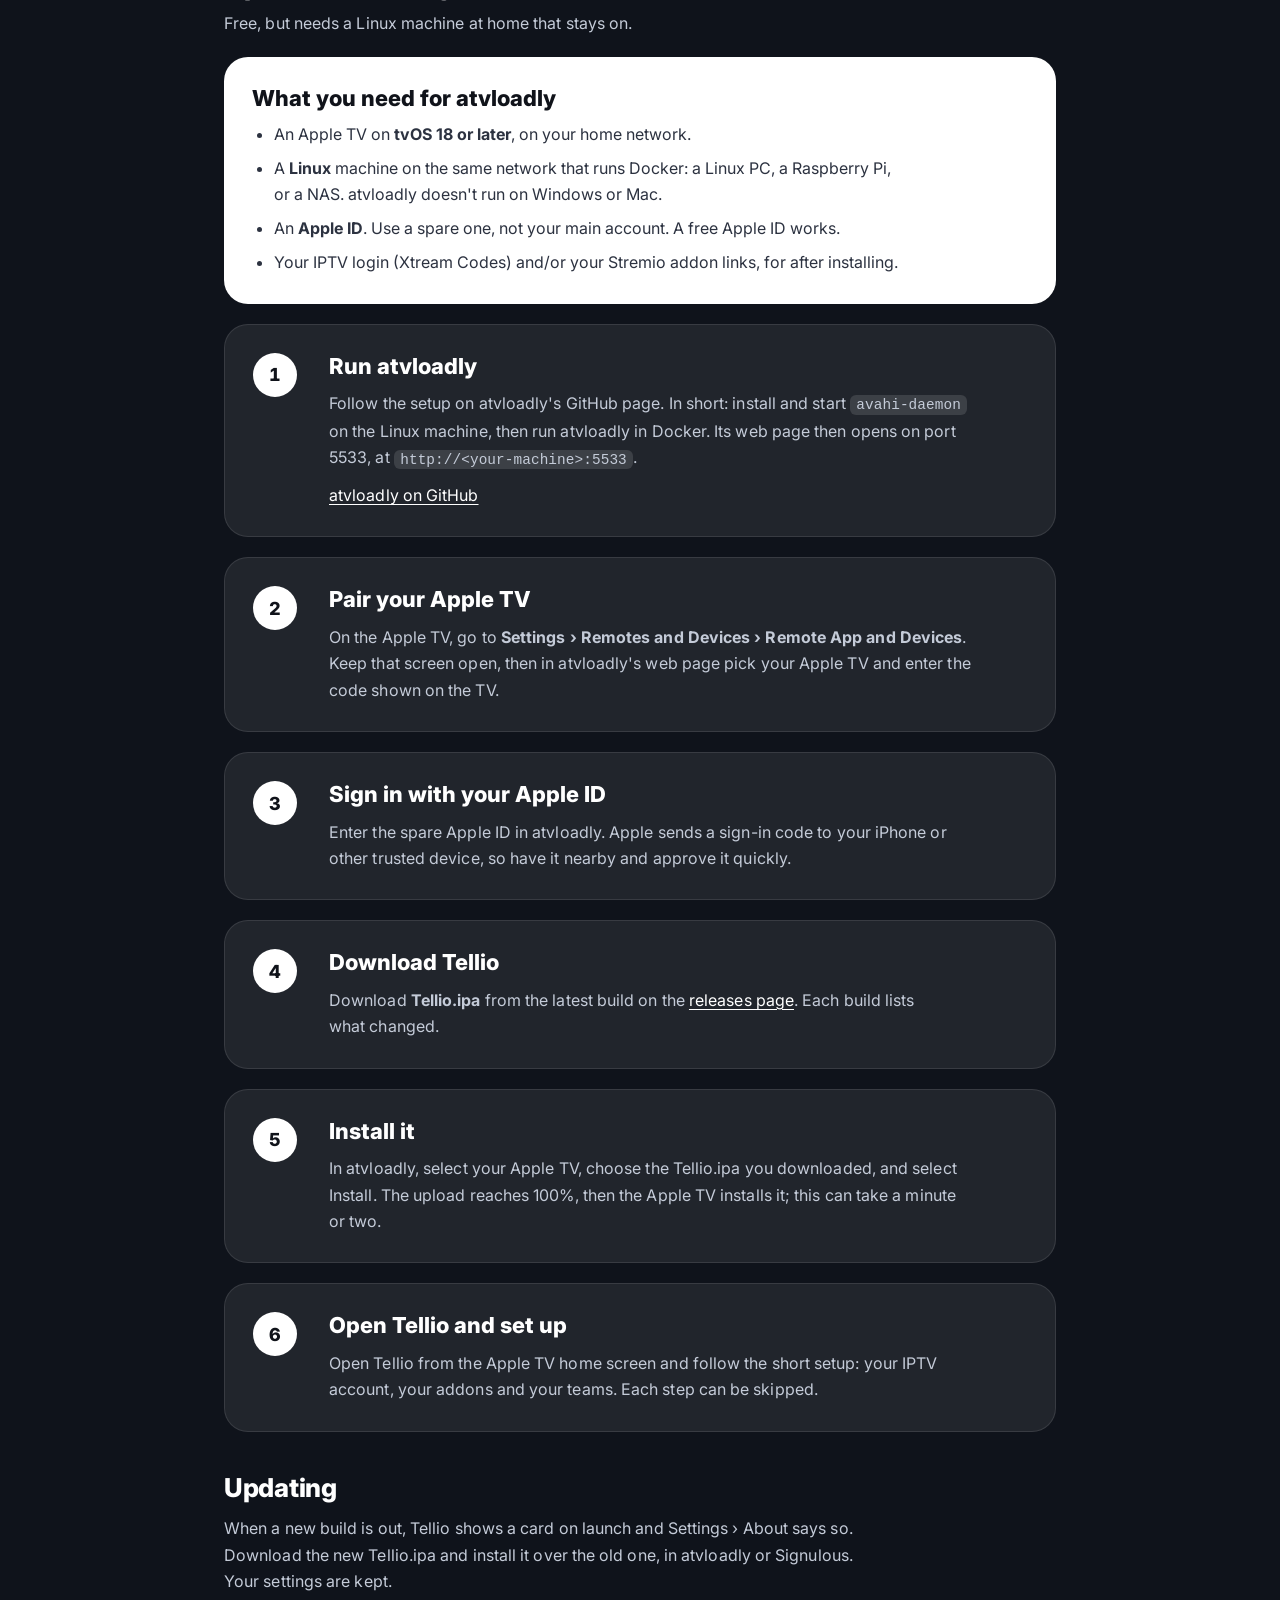
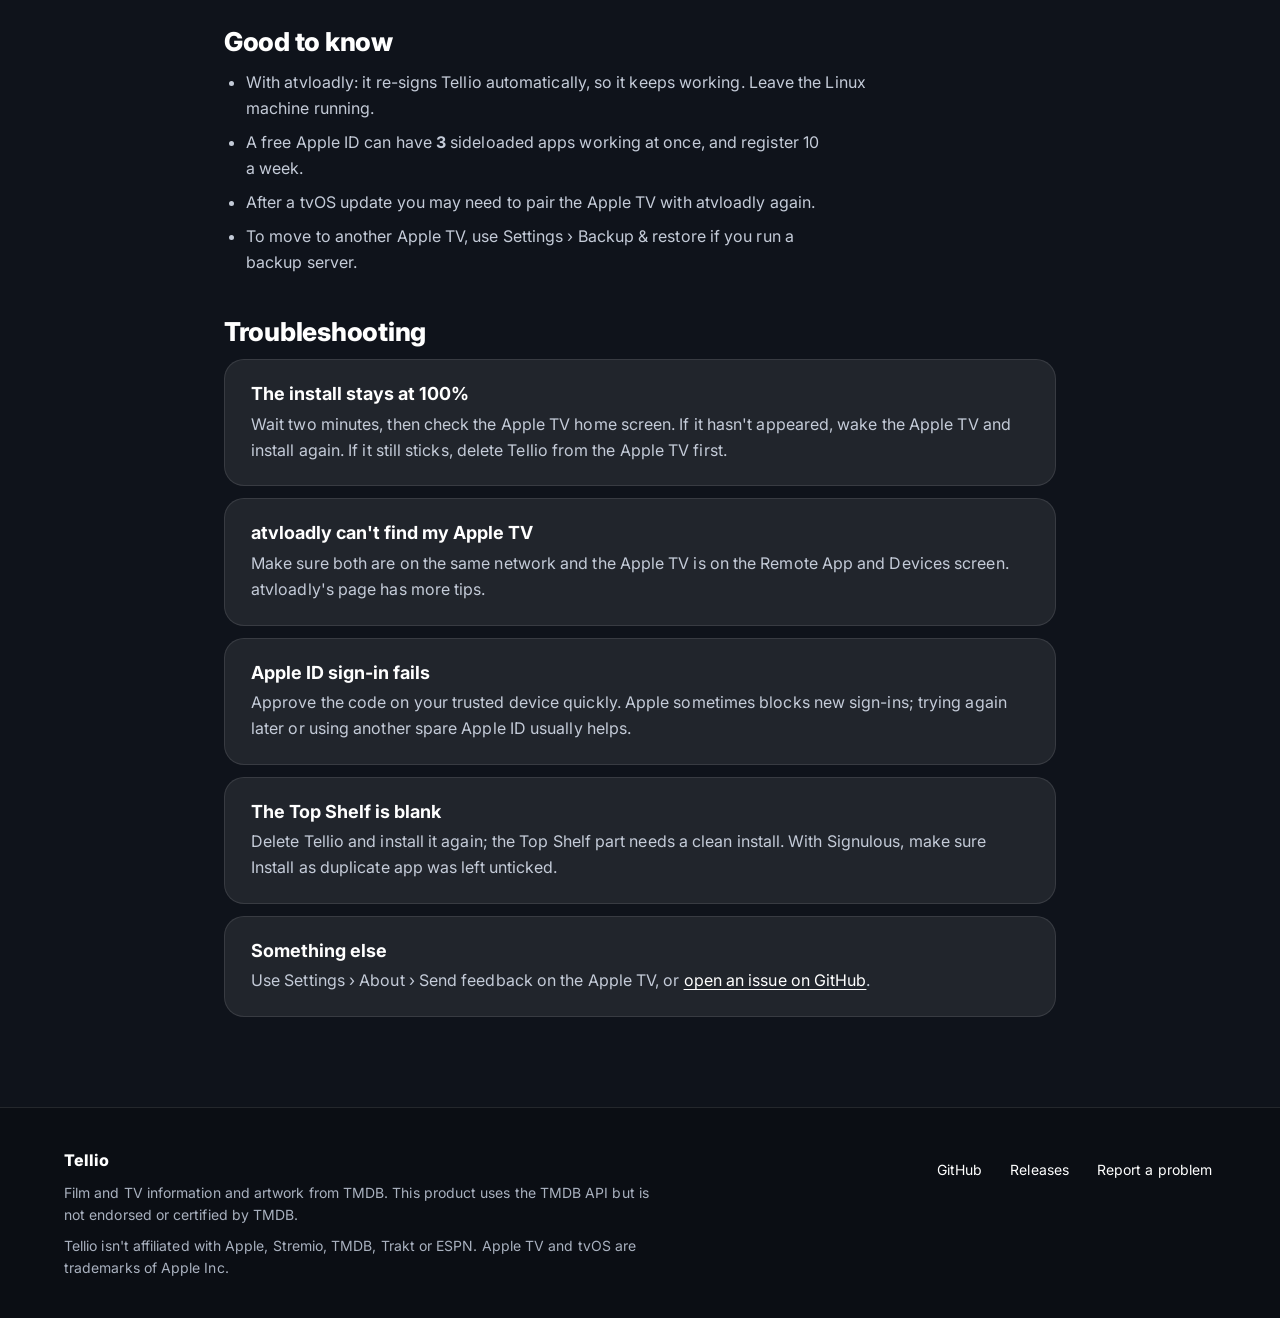
<file: install.html>
<!doctype html>
<html lang="en">
<head>
<meta charset="utf-8">
<meta name="viewport" content="width=device-width, initial-scale=1, viewport-fit=cover">
<meta name="color-scheme" content="dark">
<title>Install Tellio on Apple TV</title>
<meta name="description" content="How to install Tellio on your Apple TV with Signulous or atvloadly: what you need, step by step, updating and troubleshooting.">
<meta property="og:title" content="Install Tellio on Apple TV">
<meta property="og:description" content="Step-by-step guide to installing Tellio on your Apple TV with Signulous or atvloadly.">
<meta name="theme-color" content="#161c27">
<link rel="icon" href="favicon.png" type="image/png">
<link rel="apple-touch-icon" href="apple-touch-icon.png">
<meta property="og:image" content="https://ms2620.github.io/tellio-site/screens/og.jpg">
<meta name="twitter:card" content="summary_large_image">
<link rel="preconnect" href="https://fonts.googleapis.com">
<link rel="preconnect" href="https://fonts.gstatic.com" crossorigin>
<link href="https://fonts.googleapis.com/css2?family=Inter:wght@400;600;700;800&amp;display=swap" rel="stylesheet">
<link rel="stylesheet" href="styles.css">
</head>
<body>
<div class="page-shell">
  <a href="#main" class="skip-link">Skip to main content</a>
  <header class="site-header site-header--compact">
    <nav class="site-nav" aria-label="Primary">
      <a href="index.html" aria-label="Tellio home" class="brand-link"><picture><source type="image/webp" srcset="logo-80.webp 80w, logo-120.webp 120w" sizes="40px"><img src="logo.png" alt="" width="40" height="40" decoding="async" class="brand-logo"></picture><picture><source type="image/webp" srcset="wordmark-135.webp 135w, wordmark-202.webp 202w" sizes="67px"><img src="wordmark.png" alt="Tellio" width="67" height="26" decoding="async" class="brand-wordmark"></picture></a>
      <div class="nav-links"><a href="index.html#features">Features</a><a href="index.html#screens">Screens</a><a href="index.html#how">How it works</a><a href="install.html" aria-current="page">Install</a><a href="index.html#limits">Limitations</a><a href="index.html#faq">FAQ</a></div>
      <a href="https://github.com/MS2620/tellio/releases" class="btn btn-nav btn-primary">Get Tellio</a>
    </nav>
    <div class="page-intro">
      <span class="eyebrow">INSTALL GUIDE</span>
      <h1 class="page-title">Install Tellio on your Apple TV</h1>
      <p class="page-lead">Tellio isn't on the App Store, so you install it yourself. There are two ways: Signulous, a paid service that does it from your phone or computer, or atvloadly, a free tool you run at home.</p>
    </div>
  </header>
  <main id="main" tabindex="-1" class="guide-main">
    <section class="grid-options">
      <div class="card card--option">
        <span class="eyebrow">EASIEST · PAID</span>
        <h2 class="card-title--lg">Signulous</h2>
        <p class="card-body card-body--relaxed">A signing service, about $16 a year for an Apple TV (check their site for the current price). Upload Tellio and it installs on your Apple TV. No computer needed at home, and it stays signed for a year.</p>
        <a href="#signulous" class="option-jump">Jump to Signulous steps<svg aria-hidden="true" width="16" height="16" viewBox="0 0 24 24" fill="none" stroke="currentColor" stroke-width="2" stroke-linecap="round" stroke-linejoin="round"><path d="M12 5v14M6 13l6 6 6-6"></path></svg></a>
      </div>
      <div class="card card--option">
        <span class="eyebrow">FREE</span>
        <h2 class="card-title--lg">atvloadly</h2>
        <p class="card-body card-body--relaxed">Runs in Docker on a Linux PC, Raspberry Pi or NAS at home and keeps Tellio signed with your own Apple ID. About 20 minutes to set up the first time.</p>
        <a href="#atvloadly" class="option-jump">Jump to atvloadly steps<svg aria-hidden="true" width="16" height="16" viewBox="0 0 24 24" fill="none" stroke="currentColor" stroke-width="2" stroke-linecap="round" stroke-linejoin="round"><path d="M12 5v14M6 13l6 6 6-6"></path></svg></a>
      </div>
    </section>
    <section id="signulous" class="guide-group">
      <h2 class="panel-heading">Option A: Signulous</h2>
      <p class="card-body card-body--guide">Signulous isn't part of Tellio; it's a separate paid service.</p>
    </section>
    <ol class="step-stack">
      <li class="step-card">
        <span class="step-badge step-badge--lg" aria-hidden="true">1</span>
        <div class="step-content"><h3 class="card-title--lg">Register your Apple TV</h3><p class="card-body card-body--guide">On <a href="https://www.signulous.com">signulous.com</a>, register a device and choose <strong>tvOS Code Signing</strong>. They show you how to find your Apple TV's ID (UDID). Registration usually takes under an hour.</p></div>
      </li>
      <li class="step-card">
        <span class="step-badge step-badge--lg" aria-hidden="true">2</span>
        <div class="step-content"><h3 class="card-title--lg">Check it's signing for your Apple TV</h3><p class="card-body card-body--guide">In the Signulous dashboard, the bar at the top should say <strong>Signing for Apple TV</strong>. If it names another device, use <strong>Link Device</strong> to switch.</p></div>
      </li>
      <li class="step-card">
        <span class="step-badge step-badge--lg" aria-hidden="true">3</span>
        <div class="step-content"><h3 class="card-title--lg">Upload Tellio</h3><p class="card-body card-body--guide">Download <strong>Tellio.ipa</strong> from the latest build on the <a href="https://github.com/MS2620/tellio/releases">releases page</a>, then choose <strong>Upload App</strong> in Signulous. Leave every option unticked and the custom identifier empty.</p></div>
      </li>
      <li class="step-card">
        <span class="step-badge step-badge--lg" aria-hidden="true">4</span>
        <div class="step-content"><h3 class="card-title--lg">Install and set up</h3><p class="card-body card-body--guide">Sign and install it from Signulous; it appears on your Apple TV. Open Tellio and follow the short setup. To update later, upload the new Tellio.ipa the same way and install it over the old one; your settings are kept.</p></div>
      </li>
    </ol>
    <section id="atvloadly" class="guide-group">
      <h2 class="panel-heading">Option B: atvloadly</h2>
      <p class="card-body card-body--guide">Free, but needs a Linux machine at home that stays on.</p>
    </section>
    <section class="card card--inverted">
      <h3 class="card-title--lg">What you need for atvloadly</h3>
      <ul class="req-list">
        <li>An Apple TV on <strong>tvOS 18 or later</strong>, on your home network.</li>
        <li>A <strong>Linux</strong> machine on the same network that runs Docker: a Linux PC, a Raspberry Pi, or a NAS. atvloadly doesn't run on Windows or Mac.</li>
        <li>An <strong>Apple ID</strong>. Use a spare one, not your main account. A free Apple ID works.</li>
        <li>Your IPTV login (Xtream Codes) and/or your Stremio addon links, for after installing.</li>
      </ul>
    </section>
    <ol class="step-stack">
      <li class="step-card">
        <span class="step-badge step-badge--lg" aria-hidden="true">1</span>
        <div class="step-content"><h3 class="card-title--lg">Run atvloadly</h3><p class="card-body card-body--guide">Follow the setup on atvloadly's GitHub page. In short: install and start <code class="inline-code">avahi-daemon</code> on the Linux machine, then run atvloadly in Docker. Its web page then opens on port 5533, at <code class="inline-code">http://&lt;your-machine&gt;:5533</code>.</p><p class="card-body card-body--guide"><a href="https://github.com/bitxeno/atvloadly">atvloadly on GitHub</a></p></div>
      </li>
      <li class="step-card">
        <span class="step-badge step-badge--lg" aria-hidden="true">2</span>
        <div class="step-content"><h3 class="card-title--lg">Pair your Apple TV</h3><p class="card-body card-body--guide">On the Apple TV, go to <strong>Settings › Remotes and Devices › Remote App and Devices</strong>. Keep that screen open, then in atvloadly's web page pick your Apple TV and enter the code shown on the TV.</p></div>
      </li>
      <li class="step-card">
        <span class="step-badge step-badge--lg" aria-hidden="true">3</span>
        <div class="step-content"><h3 class="card-title--lg">Sign in with your Apple ID</h3><p class="card-body card-body--guide">Enter the spare Apple ID in atvloadly. Apple sends a sign-in code to your iPhone or other trusted device, so have it nearby and approve it quickly.</p></div>
      </li>
      <li class="step-card">
        <span class="step-badge step-badge--lg" aria-hidden="true">4</span>
        <div class="step-content"><h3 class="card-title--lg">Download Tellio</h3><p class="card-body card-body--guide">Download <strong>Tellio.ipa</strong> from the latest build on the <a href="https://github.com/MS2620/tellio/releases">releases page</a>. Each build lists what changed.</p></div>
      </li>
      <li class="step-card">
        <span class="step-badge step-badge--lg" aria-hidden="true">5</span>
        <div class="step-content"><h3 class="card-title--lg">Install it</h3><p class="card-body card-body--guide">In atvloadly, select your Apple TV, choose the Tellio.ipa you downloaded, and select Install. The upload reaches 100%, then the Apple TV installs it; this can take a minute or two.</p></div>
      </li>
      <li class="step-card">
        <span class="step-badge step-badge--lg" aria-hidden="true">6</span>
        <div class="step-content"><h3 class="card-title--lg">Open Tellio and set up</h3><p class="card-body card-body--guide">Open Tellio from the Apple TV home screen and follow the short setup: your IPTV account, your addons and your teams. Each step can be skipped.</p></div>
      </li>
    </ol>
    <section id="updating" class="guide-group guide-group--spaced">
      <h2 class="panel-heading">Updating</h2>
      <p class="card-body card-body--guide">When a new build is out, Tellio shows a card on launch and Settings › About says so. Download the new Tellio.ipa and install it over the old one, in atvloadly or Signulous. Your settings are kept.</p>
      <h2 class="panel-heading guide-subheading-gap">Good to know</h2>
      <ul class="guide-list"><li>With atvloadly: it re-signs Tellio automatically, so it keeps working. Leave the Linux machine running.</li><li>A free Apple ID can have <strong>3</strong> sideloaded apps working at once, and register 10 a week.</li><li>After a tvOS update you may need to pair the Apple TV with atvloadly again.</li><li>To move to another Apple TV, use Settings › Backup &amp; restore if you run a backup server.</li></ul>
    </section>
    <section id="troubleshooting" class="guide-group guide-group--spaced">
      <h2 class="panel-heading">Troubleshooting</h2>
      <div class="card card--troubleshoot"><h3 class="card-title--troubleshoot">The install stays at 100%</h3><p class="card-body card-body--relaxed">Wait two minutes, then check the Apple TV home screen. If it hasn't appeared, wake the Apple TV and install again. If it still sticks, delete Tellio from the Apple TV first.</p></div>
      <div class="card card--troubleshoot"><h3 class="card-title--troubleshoot">atvloadly can't find my Apple TV</h3><p class="card-body card-body--relaxed">Make sure both are on the same network and the Apple TV is on the Remote App and Devices screen. atvloadly's page has more tips.</p></div>
      <div class="card card--troubleshoot"><h3 class="card-title--troubleshoot">Apple ID sign-in fails</h3><p class="card-body card-body--relaxed">Approve the code on your trusted device quickly. Apple sometimes blocks new sign-ins; trying again later or using another spare Apple ID usually helps.</p></div>
      <div class="card card--troubleshoot"><h3 class="card-title--troubleshoot">The Top Shelf is blank</h3><p class="card-body card-body--relaxed">Delete Tellio and install it again; the Top Shelf part needs a clean install. With Signulous, make sure Install as duplicate app was left unticked.</p></div>
      <div class="card card--troubleshoot"><h3 class="card-title--troubleshoot">Something else</h3><p class="card-body card-body--relaxed">Use Settings › About › Send feedback on the Apple TV, or <a href="https://github.com/MS2620/tellio/issues">open an issue on GitHub</a>.</p></div>
    </section>
  </main>
  <footer class="site-footer">
    <div class="footer-inner">
      <div class="footer-meta">
        <span class="footer-brand">Tellio</span>
        <span>Film and TV information and artwork from TMDB. This product uses the TMDB API but is not endorsed or certified by TMDB.</span>
        <span>Tellio isn't affiliated with Apple, Stremio, TMDB, Trakt or ESPN. Apple TV and tvOS are trademarks of Apple Inc.</span>
      </div>
      <div class="footer-links"><a href="https://github.com/MS2620/tellio">GitHub</a><a href="https://github.com/MS2620/tellio/releases">Releases</a><a href="https://github.com/MS2620/tellio/issues">Report a problem</a></div>
    </div>
  </footer>
</div>
</body>
</html>
</file>
<file: styles.css>
/* Metric-matched system fallback to minimize swap reflow before Inter loads */
@font-face {
  font-family: "Inter Fallback";
  src: local("Arial");
  size-adjust: 107%;
  ascent-override: 90%;
  descent-override: 22%;
  line-gap-override: 0%;
}

:root {
  color-scheme: dark;
  scrollbar-color: rgba(159, 176, 207, 0.35) #0f131b;

  /* Colors — Primary & Accent */
  --color-focus-white: #ffffff;
  --color-focus-hover: #e3e8f2;
  --color-obsidian-ink: #10131a;
  --color-slate-ink: #2c3240;
  --color-dusk-steel: #9fb0cf;
  --color-live-coral: #ff5a5a;

  /* Colors — Neutrals & Grounds */
  --color-abyssal-footer: #0b0e14;
  --color-bezel-black: #05070b;
  --color-midnight-slate: #0f131b;
  --color-theater-atmosphere: #161c27;
  --color-match-slate: #1a202c;

  /* Colors — Text */
  --color-cloud-silver: #c4cbd8;
  --color-hero-mist: #c9d3e6;
  --color-footer-pewter: #a9b1bf;
  --color-link-hover: #d6dcea;
  --color-label-dim: rgba(255, 255, 255, 0.6);

  /* Colors — Translucent Glass Surfaces */
  --color-frosted-glass: rgba(255, 255, 255, 0.08);
  --color-glass-edge: rgba(255, 255, 255, 0.1);
  --color-glass-tile: rgba(255, 255, 255, 0.12);
  --color-frosted-pill: rgba(255, 255, 255, 0.14);
  --color-frosted-pill-hover: rgba(255, 255, 255, 0.22);

  /* Colors — Ambient Atmosphere & Team Badges */
  --color-glow-blue: rgba(89, 128, 179, 0.45);
  --color-glow-warm: rgba(158, 128, 115, 0.35);
  --color-badge-blue-start: #3d6fb5;
  --color-badge-blue-end: #22406b;
  --color-badge-red-start: #c0453f;
  --color-badge-red-end: #6b221f;

  /* Typography — Families & Semantic Role Scale (rem-based for user scaling) */
  --font-sans: Inter, "Inter Fallback", system-ui, -apple-system, sans-serif;
  --font-mono: ui-monospace, SFMono-Regular, Menlo, Consolas, monospace;

  --text-display: clamp(2.1rem, 7vw, 4.25rem);
  --text-page-title: clamp(1.9rem, 5vw, 3.2rem);
  --text-headline: clamp(1.65rem, 3.8vw, 2.6rem);
  --text-headline-split: clamp(1.5rem, 3.2vw, 2.2rem);
  --text-headline-panel: clamp(1.375rem, 3vw, 1.625rem);
  --text-title-lg: clamp(1.25rem, 2.4vw, 1.375rem);
  --text-title: 1.25rem;
  --text-title-sm: 1.125rem;
  --text-lead-hero: clamp(1.0625rem, 2.5vw, 1.1875rem);
  --text-lead-page: clamp(1rem, 2.5vw, 1.125rem);
  --text-lead: 1.0625rem;
  --text-body: 1rem;
  --text-ui: 0.9375rem;
  --text-meta: 0.875rem;
  --text-label: 0.8125rem;
  --text-micro: 0.75rem;
  --text-score: clamp(1.75rem, 4vw, 2.125rem);
  --measure-prose: 65ch;

  /* Radii */
  --radius-xs: 6px;
  --radius-sm: 8px;
  --radius-inner: 10px;
  --radius-app-icon: 11px;
  --radius-md: 14px;
  --radius-screen: 16px;
  --radius-frame: 18px;
  --radius-card-sm: 20px;
  --radius-card: 24px;
  --radius-pill: 999px;
  --radius-full: 50%;

  /* Spacing */
  --space-2xs: 4px;
  --space-xs: 8px;
  --space-sm: 12px;
  --space-md: 18px;
  --space-lg: 24px;
  --space-xl: 30px;
  --space-2xl: 40px;
  --space-section: 70px;
  --gutter: 16px;
  --gutter-left: max(var(--gutter), env(safe-area-inset-left));
  --gutter-right: max(var(--gutter), env(safe-area-inset-right));

  /* Elevation — Ambient Shadows (Screenshots Only) */
  --shadow-screen-sm: 0 20px 50px rgba(0, 0, 0, 0.4);
  --shadow-screen-md: 0 24px 60px rgba(0, 0, 0, 0.45);
  --shadow-screen-lg: 0 40px 90px rgba(0, 0, 0, 0.55);

  /* Layout */
  --container-wide: 1200px;
  --container-reading: 880px;
  --container-hero-frame: 960px;

  /* Motion */
  --ease-standard: cubic-bezier(0.2, 0, 0, 1);
  --duration-fast: 150ms;
}

*,
*::before,
*::after {
  box-sizing: border-box;
}

html {
  -webkit-text-size-adjust: 100%;
}

@media (prefers-reduced-motion: no-preference) {
  html {
    scroll-behavior: smooth;
  }
}

@media (prefers-reduced-motion: reduce) {
  a,
  .btn {
    transition-duration: 0s;
  }

  .btn:active {
    transform: none;
  }
}

body {
  margin: 0;
  min-height: 100vh;
  font-family: var(--font-sans);
  font-size: var(--text-body);
  font-optical-sizing: auto;
  -webkit-font-smoothing: antialiased;
  color: var(--color-focus-white);
  background: var(--color-midnight-slate);
  overflow-x: clip;
}

.svg-sprite {
  position: absolute;
  width: 0;
  height: 0;
  overflow: hidden;
}

.skip-link {
  position: fixed;
  top: 12px;
  inset-inline-start: 12px;
  z-index: 100;
  padding: 12px 20px;
  border-radius: var(--radius-pill);
  background: var(--color-focus-white);
  color: var(--color-obsidian-ink);
  font-size: var(--text-ui);
  font-weight: 800;
  text-decoration: none;
  transform: translateY(-200%);
}

.skip-link:focus-visible {
  transform: translateY(0);
  border-radius: var(--radius-pill);
}

main:focus {
  outline: none;
}

::selection {
  background: rgba(159, 176, 207, 0.35);
  color: var(--color-focus-white);
}

a {
  color: var(--color-focus-white);
  text-underline-offset: 3px;
  transition: color var(--duration-fast) var(--ease-standard),
    background-color var(--duration-fast) var(--ease-standard),
    transform var(--duration-fast) var(--ease-standard);
}

a:focus-visible {
  outline: 3px solid var(--color-dusk-steel);
  outline-offset: 3px;
  border-radius: var(--radius-sm);
}

section {
  scroll-margin-top: var(--space-lg);
}

.page-shell {
  min-height: 100vh;
  background: var(--color-midnight-slate);
}

/* Header & Navigation — Mobile First */
.site-header {
  position: relative;
  overflow: hidden;
  padding-top: env(safe-area-inset-top);
  background:
    radial-gradient(50rem 36rem at 80% 10%, var(--color-glow-warm), rgba(0, 0, 0, 0)),
    radial-gradient(46rem 34rem at 5% 0%, var(--color-glow-blue), rgba(0, 0, 0, 0)),
    var(--color-theater-atmosphere);
}

.site-header--compact {
  background:
    radial-gradient(46rem 30rem at 5% 0%, var(--color-glow-blue), rgba(0, 0, 0, 0)),
    var(--color-theater-atmosphere);
}

.site-nav {
  max-width: var(--container-wide);
  margin: 0 auto;
  padding: 16px var(--gutter-right) 12px var(--gutter-left);
  display: flex;
  flex-wrap: wrap;
  align-items: center;
  justify-content: space-between;
  gap: 10px 16px;
}

.brand-link {
  display: inline-flex;
  align-items: center;
  gap: 10px;
  min-height: 44px;
  text-decoration: none;
}

.brand-logo {
  width: 36px;
  height: 36px;
  border-radius: var(--radius-app-icon);
  display: block;
}

.brand-wordmark {
  height: 24px;
  width: auto;
  display: block;
}

.nav-links {
  order: 3;
  flex: 1 0 100%;
  display: flex;
  flex-wrap: wrap;
  gap: 2px 14px;
  padding-top: 8px;
  border-top: 1px solid var(--color-glass-edge);
  font-size: var(--text-ui);
  font-weight: 600;
}

.nav-links a {
  display: inline-flex;
  align-items: center;
  min-height: 44px;
  padding: 8px 4px;
  text-decoration: none;
}

.nav-links a[aria-current="page"] {
  text-decoration: underline;
  text-decoration-color: var(--color-dusk-steel);
  text-decoration-thickness: 2px;
  text-underline-offset: 6px;
}

/* Buttons */
.btn {
  display: inline-flex;
  align-items: center;
  justify-content: center;
  gap: 10px;
  border-radius: var(--radius-pill);
  text-decoration: none;
  touch-action: manipulation;
}

.btn svg {
  flex: none;
}

.btn:focus-visible {
  border-radius: var(--radius-pill);
}

.btn:active {
  transform: scale(0.98);
}

.btn-nav {
  min-height: 44px;
  padding: 10px 18px;
  font-size: var(--text-ui);
  font-weight: 800;
}

.btn-lg {
  min-height: 52px;
  padding: 14px 24px;
  font-size: var(--text-body);
  font-weight: 800;
}

.btn-md {
  min-height: 52px;
  padding: 14px 24px;
  font-size: var(--text-body);
  font-weight: 800;
}

.btn-primary {
  background: var(--color-focus-white);
  color: var(--color-obsidian-ink);
}

.btn-secondary {
  background: var(--color-frosted-pill);
  color: var(--color-focus-white);
  font-weight: 700;
}

/* Hover feedback scoped to hover-capable pointers */
@media (hover: hover) {
  a:hover {
    color: var(--color-link-hover);
  }

  .nav-links a:hover,
  .footer-links a:hover {
    color: var(--color-focus-white);
    text-decoration: underline;
    text-decoration-color: var(--color-dusk-steel);
    text-decoration-thickness: 2px;
    text-underline-offset: 6px;
  }

  .option-jump:hover {
    color: var(--color-focus-white);
    text-decoration: underline;
    text-decoration-thickness: 2px;
    text-underline-offset: 5px;
  }

  .skip-link:hover,
  .btn-primary:hover {
    background: var(--color-focus-hover);
    color: var(--color-obsidian-ink);
  }

  .btn-secondary:hover {
    background: var(--color-frosted-pill-hover);
    color: var(--color-focus-white);
  }
}

@media (hover: none) {
  .btn-primary:active {
    background: var(--color-focus-hover);
    color: var(--color-obsidian-ink);
  }

  .btn-secondary:active {
    background: var(--color-frosted-pill-hover);
    color: var(--color-focus-white);
  }
}

/* Hero & Page Intro */
.hero {
  max-width: var(--container-wide);
  margin: 0 auto;
  padding: 32px var(--gutter-right) 56px var(--gutter-left);
  display: flex;
  flex-direction: column;
  align-items: center;
  text-align: center;
  gap: 20px;
}

.hero-badge {
  display: flex;
  flex-wrap: wrap;
  align-items: center;
  justify-content: center;
  gap: 8px var(--space-sm);
  font-size: var(--text-label);
  font-weight: 800;
  letter-spacing: 0.15em;
  color: var(--color-hero-mist);
}

.badge-pill {
  padding: 5px 12px;
  border-radius: var(--radius-pill);
  background: var(--color-focus-white);
  color: var(--color-obsidian-ink);
  letter-spacing: 0.08em;
}

.hero-title {
  margin: 0;
  max-width: 900px;
  font-size: var(--text-display);
  line-height: 1.05;
  font-weight: 800;
  letter-spacing: -0.02em;
  text-wrap: balance;
}

.hero-lead {
  margin: 0;
  max-width: var(--measure-prose);
  font-size: var(--text-lead-hero);
  line-height: 1.62;
  color: var(--color-cloud-silver);
  text-wrap: pretty;
}

.cta-row {
  width: 100%;
  display: flex;
  flex-direction: column;
  gap: 12px;
  align-items: stretch;
}

.cta-row--center {
  justify-content: center;
}

.hero-media {
  width: 100%;
  margin-top: 12px;
}

.tv-frame {
  width: 100%;
  max-width: var(--container-hero-frame);
  margin: 0 auto;
  border-radius: var(--radius-md);
  padding: 6px;
  background: var(--color-bezel-black);
  box-shadow: var(--shadow-screen-lg);
}

.tv-frame img {
  display: block;
  width: 100%;
  height: auto;
  aspect-ratio: 16 / 9;
  border-radius: var(--radius-sm);
}

.page-intro {
  max-width: var(--container-reading);
  margin: 0 auto;
  padding: 28px var(--gutter-right) 44px var(--gutter-left);
  display: flex;
  flex-direction: column;
  gap: 14px;
}

.page-title {
  margin: 0;
  font-size: var(--text-page-title);
  line-height: 1.1;
  font-weight: 800;
  letter-spacing: -0.02em;
  text-wrap: balance;
}

.page-lead {
  margin: 0;
  max-width: var(--measure-prose);
  font-size: var(--text-lead-page);
  line-height: 1.62;
  color: var(--color-cloud-silver);
  text-wrap: pretty;
}

/* Sections & Typography */
.section {
  max-width: var(--container-wide);
  margin: 0 auto;
  padding: 48px var(--gutter-right) 48px var(--gutter-left);
  display: flex;
  flex-direction: column;
  gap: 24px;
}

.section--first {
  padding: 56px var(--gutter-right) 32px var(--gutter-left);
}

.section--faq {
  padding: 48px var(--gutter-right) 72px var(--gutter-left);
}

.section--deferred {
  content-visibility: auto;
  contain-intrinsic-size: auto 600px;
}

.section-split {
  max-width: var(--container-wide);
  margin: 0 auto;
  padding: 36px var(--gutter-right) 48px var(--gutter-left);
  display: grid;
  grid-template-columns: repeat(auto-fit, minmax(min(20rem, 100%), 1fr));
  gap: 28px;
  align-items: center;
}

.section-limits {
  max-width: var(--container-wide);
  margin: 0 auto;
  padding: 36px var(--gutter-right) 24px var(--gutter-left);
  display: grid;
  grid-template-columns: repeat(auto-fit, minmax(min(24rem, 100%), 1fr));
  gap: 18px;
}

.section-header {
  display: flex;
  flex-direction: column;
  gap: 10px;
  max-width: 760px;
  min-width: 0;
}

.section-header--narrow {
  max-width: 700px;
}

.section-header--full {
  max-width: none;
}

.split-copy {
  display: flex;
  flex-direction: column;
  gap: 12px;
  min-width: 0;
}

.eyebrow {
  font-size: var(--text-label);
  font-weight: 800;
  letter-spacing: 0.15em;
  color: var(--color-dusk-steel);
}

.eyebrow--tight {
  letter-spacing: 0.08em;
}

.section-heading {
  margin: 0;
  font-size: var(--text-headline);
  line-height: 1.15;
  font-weight: 800;
  letter-spacing: -0.015em;
  text-wrap: balance;
}

.split-heading {
  margin: 0;
  font-size: var(--text-headline-split);
  line-height: 1.18;
  font-weight: 800;
  letter-spacing: -0.01em;
  text-wrap: balance;
}

.panel-heading {
  margin: 0;
  font-size: var(--text-headline-panel);
  line-height: 1.22;
  font-weight: 800;
  letter-spacing: -0.01em;
  text-wrap: balance;
}

.section-lead {
  margin: 0;
  max-width: var(--measure-prose);
  font-size: var(--text-lead);
  line-height: 1.62;
  color: var(--color-cloud-silver);
  text-wrap: pretty;
}

.section-note {
  margin: 0;
  max-width: var(--measure-prose);
  font-size: var(--text-ui);
  line-height: 1.6;
  color: var(--color-cloud-silver);
  text-wrap: pretty;
}

/* Fluid Responsive Grids — All Guarded with min(..., 100%) */
.grid-cards {
  display: grid;
  grid-template-columns: repeat(auto-fit, minmax(min(16rem, 100%), 1fr));
  gap: 14px;
}

.grid-screens {
  display: grid;
  grid-template-columns: repeat(auto-fit, minmax(min(22rem, 100%), 1fr));
  gap: 24px;
}

.grid-how {
  display: grid;
  grid-template-columns: repeat(auto-fit, minmax(min(17rem, 100%), 1fr));
  gap: 18px;
  align-items: center;
}

.grid-faq {
  display: grid;
  grid-template-columns: repeat(auto-fit, minmax(min(22rem, 100%), 1fr));
  gap: 14px;
}

.grid-options {
  display: grid;
  grid-template-columns: repeat(auto-fit, minmax(min(18rem, 100%), 1fr));
  gap: 16px;
}

.step-list {
  margin: 0;
  padding: 0;
  list-style: none;
}

.step-stack {
  margin: 0;
  padding: 0;
  list-style: none;
  display: flex;
  flex-direction: column;
  gap: 16px;
}

/* Cards */
.card {
  padding: 20px;
  border-radius: var(--radius-card-sm);
  background: var(--color-frosted-glass);
  border: 1px solid var(--color-glass-edge);
  display: flex;
  flex-direction: column;
  gap: var(--space-sm);
  min-width: 0;
  overflow-wrap: break-word;
}

.card--panel {
  padding: 22px;
  gap: 14px;
}

.card--compact {
  padding: 20px;
  border-radius: var(--radius-card-sm);
  gap: 0;
}

.card--option {
  gap: 10px;
}

.option-jump {
  margin-top: auto;
  display: inline-flex;
  align-items: center;
  gap: 6px;
  align-self: flex-start;
  min-height: 44px;
  padding: 6px 0;
  font-size: var(--text-ui);
  font-weight: 700;
  color: var(--color-dusk-steel);
  text-decoration: none;
}

.option-jump svg {
  flex: none;
}

.card--troubleshoot {
  padding: 20px;
  border-radius: var(--radius-card-sm);
  gap: 0;
}

.card--inverted {
  background: var(--color-focus-white);
  color: var(--color-obsidian-ink);
  border: none;
  gap: 10px;
}

.card-title {
  margin: 0;
  font-size: var(--text-title);
  line-height: 1.25;
  font-weight: 700;
  text-wrap: balance;
}

.card-title--lg {
  margin: 0;
  font-size: var(--text-title-lg);
  line-height: 1.25;
  font-weight: 800;
  text-wrap: balance;
}

.card-title--faq {
  margin: 0 0 8px;
  font-size: var(--text-title-sm);
  line-height: 1.3;
  font-weight: 700;
  text-wrap: balance;
}

.card-title--troubleshoot {
  margin: 0 0 6px;
  font-size: var(--text-title-sm);
  line-height: 1.3;
  font-weight: 700;
  text-wrap: balance;
}

.card-body {
  margin: 0;
  font-size: var(--text-body);
  line-height: 1.58;
  letter-spacing: 0.005em;
  color: var(--color-cloud-silver);
  text-wrap: pretty;
}

.card-body--relaxed {
  line-height: 1.62;
}

.card-body--guide {
  max-width: var(--measure-prose);
  line-height: 1.65;
}

.step-badge {
  width: 40px;
  height: 40px;
  border-radius: var(--radius-full);
  background: var(--color-focus-white);
  color: var(--color-obsidian-ink);
  font-size: var(--text-body);
  font-weight: 800;
  font-variant-numeric: tabular-nums;
  display: flex;
  align-items: center;
  justify-content: center;
  flex: none;
}

.step-badge--lg {
  width: 40px;
  height: 40px;
  font-size: var(--text-lead);
}

.icon-tile {
  width: 48px;
  height: 48px;
  border-radius: var(--radius-md);
  background: var(--color-glass-tile);
  display: flex;
  align-items: center;
  justify-content: center;
  color: var(--color-focus-white);
}

/* Sports Match Preview */
.match-card {
  border-radius: var(--radius-card-sm);
  padding: 20px;
  background: var(--color-match-slate);
  border: 1px solid var(--color-glass-edge);
  display: flex;
  flex-direction: column;
  gap: 16px;
}

.match-scoreboard {
  display: flex;
  align-items: center;
  justify-content: center;
  gap: 16px;
}

.team-crest {
  width: 48px;
  height: 48px;
  border-radius: var(--radius-full);
  flex: none;
}

.team-crest--home {
  background: linear-gradient(150deg, var(--color-badge-blue-start), var(--color-badge-blue-end));
}

.team-crest--away {
  background: linear-gradient(150deg, var(--color-badge-red-start), var(--color-badge-red-end));
}

.match-score-group {
  display: flex;
  flex-direction: column;
  align-items: center;
  gap: 6px;
}

.match-score {
  font-size: var(--text-score);
  line-height: 1.1;
  font-weight: 800;
  font-variant-numeric: tabular-nums;
}

.live-pill {
  font-size: var(--text-micro);
  font-weight: 800;
  letter-spacing: 0.06em;
  font-variant-numeric: tabular-nums;
  padding: 3px 10px;
  border-radius: var(--radius-pill);
  background: var(--color-live-coral);
  color: var(--color-obsidian-ink);
}

.match-label {
  font-size: var(--text-label);
  font-weight: 700;
  letter-spacing: 0.08em;
  color: var(--color-label-dim);
}

.match-channels {
  display: flex;
  flex-direction: column;
  gap: 6px;
}

.match-row {
  display: flex;
  flex-wrap: wrap;
  justify-content: space-between;
  align-items: center;
  gap: 4px 12px;
  padding: 10px 14px;
  border-radius: var(--radius-inner);
  font-size: var(--text-meta);
}

.match-row--best {
  background: var(--color-focus-white);
  color: var(--color-obsidian-ink);
  font-weight: 700;
}

.match-row--alt {
  background: var(--color-glass-edge);
  font-weight: 600;
}

.match-row-meta {
  color: var(--color-cloud-silver);
}

/* Screenshots & Gallery */
.screen-shot {
  display: block;
  width: 100%;
  height: auto;
  aspect-ratio: 16 / 9;
  border-radius: var(--radius-screen);
  box-shadow: var(--shadow-screen-md);
}

.screen-figure {
  margin: 0;
  display: flex;
  flex-direction: column;
  gap: var(--space-sm);
}

.screen-figure img {
  display: block;
  width: 100%;
  height: auto;
  aspect-ratio: 16 / 9;
  border-radius: var(--radius-md);
  box-shadow: var(--shadow-screen-sm);
}

.screen-caption {
  display: flex;
  flex-direction: column;
  gap: var(--space-2xs);
}

.screen-caption-title {
  font-size: var(--text-lead);
  line-height: 1.3;
  font-weight: 700;
}

.screen-caption-text {
  font-size: var(--text-ui);
  line-height: 1.5;
  color: var(--color-cloud-silver);
  text-wrap: pretty;
}

/* How It Works Diagram */
.flow-column {
  display: flex;
  flex-direction: column;
  gap: var(--space-sm);
  min-width: 0;
}

.flow-node {
  padding: 18px;
  border-radius: var(--radius-card-sm);
  background: var(--color-frosted-glass);
  border: 1px solid var(--color-glass-edge);
  display: flex;
  align-items: center;
  gap: 14px;
}

.flow-node svg {
  flex: none;
}

.flow-node--highlight {
  background: var(--color-focus-white);
  color: var(--color-obsidian-ink);
  border: none;
}

.flow-node-copy {
  display: flex;
  flex-direction: column;
  gap: var(--space-2xs);
  min-width: 0;
}

.flow-node-title {
  font-size: var(--text-lead);
  line-height: 1.3;
  font-weight: 800;
}

.flow-node-sub {
  font-size: var(--text-meta);
  line-height: 1.45;
  color: var(--color-cloud-silver);
}

.flow-node--highlight .flow-node-sub {
  color: var(--color-slate-ink);
}

/* Bullet Lists */
.dot-list {
  margin: 0;
  padding: 0;
  list-style: none;
  display: flex;
  flex-direction: column;
  gap: 10px;
}

.dot-list li {
  display: flex;
  gap: var(--space-sm);
  font-size: var(--text-body);
  line-height: 1.58;
  letter-spacing: 0.005em;
  color: var(--color-cloud-silver);
  text-wrap: pretty;
}

.dot-marker {
  flex: none;
  width: 8px;
  height: 8px;
  margin-top: 0.6em;
  border-radius: var(--radius-full);
  background: var(--color-dusk-steel);
}

/* Install Guide Layout — Stacked on Mobile, Two-Column on Tablet/Desktop */
.guide-main {
  max-width: var(--container-reading);
  margin: 0 auto;
  padding: 28px var(--gutter-right) 64px var(--gutter-left);
  display: flex;
  flex-direction: column;
  gap: 16px;
}

.guide-group {
  display: flex;
  flex-direction: column;
  gap: var(--space-xs);
  padding-top: 16px;
}

.guide-group--spaced {
  gap: var(--space-sm);
}

.guide-subheading-gap {
  margin-top: 16px;
}

.step-card {
  display: flex;
  flex-direction: column;
  gap: 14px;
  padding: 20px;
  border-radius: var(--radius-card-sm);
  background: var(--color-frosted-glass);
  border: 1px solid var(--color-glass-edge);
}

.step-content {
  display: flex;
  flex-direction: column;
  gap: 10px;
  min-width: 0;
  overflow-wrap: break-word;
}

.req-list {
  margin: 0;
  max-width: var(--measure-prose);
  padding-inline-start: 22px;
  display: flex;
  flex-direction: column;
  gap: 8px;
  font-size: var(--text-body);
  line-height: 1.62;
  color: var(--color-slate-ink);
}

.req-list li,
.guide-list li {
  text-wrap: pretty;
}

.guide-list {
  margin: 0;
  max-width: var(--measure-prose);
  padding-inline-start: 22px;
  display: flex;
  flex-direction: column;
  gap: 8px;
  font-size: var(--text-body);
  line-height: 1.62;
  letter-spacing: 0.005em;
  color: var(--color-cloud-silver);
}

.inline-code {
  font-family: var(--font-mono);
  font-size: 0.9em;
  padding: 0.12em 0.45em;
  border-radius: var(--radius-xs);
  background: var(--color-glass-tile);
  overflow-wrap: anywhere;
  word-break: break-word;
}

/* Footer */
.site-footer {
  border-top: 1px solid var(--color-glass-edge);
  background: var(--color-abyssal-footer);
}

.footer-inner {
  max-width: var(--container-wide);
  margin: 0 auto;
  padding: 32px var(--gutter-right) max(32px, env(safe-area-inset-bottom)) var(--gutter-left);
  display: flex;
  flex-wrap: wrap;
  gap: 20px;
  justify-content: space-between;
  font-size: var(--text-meta);
  line-height: 1.6;
  letter-spacing: 0.005em;
  color: var(--color-footer-pewter);
}

.footer-meta {
  display: flex;
  flex-direction: column;
  gap: var(--space-xs);
  max-width: var(--measure-prose);
  min-width: 0;
  overflow-wrap: break-word;
}

.footer-meta span {
  text-wrap: pretty;
}

.footer-brand {
  font-size: var(--text-body);
  font-weight: 800;
  color: var(--color-focus-white);
}

.footer-links {
  display: flex;
  flex-wrap: wrap;
  gap: 4px 20px;
  align-items: center;
}

.footer-links a {
  display: inline-flex;
  align-items: center;
  min-height: 44px;
  padding: 8px 4px;
  text-decoration: none;
}

/* Breakpoint: Small Tablet / Large Phone (>= 480px) */
@media (min-width: 480px) {
  .cta-row {
    width: auto;
    flex-direction: row;
    flex-wrap: wrap;
    gap: 14px;
    align-items: center;
  }

  .btn-lg {
    padding: 16px 30px;
    font-size: var(--text-lead);
  }

  .btn-md {
    padding: 16px 28px;
    font-size: var(--text-lead);
  }
}

/* Breakpoint: Tablet (>= 640px) */
@media (min-width: 640px) {
  :root {
    --gutter: 24px;
  }

  .brand-logo {
    width: 40px;
    height: 40px;
  }

  .brand-wordmark {
    height: 26px;
  }

  .brand-link {
    gap: var(--space-sm);
  }

  .btn-nav {
    padding: 12px 22px;
  }

  .tv-frame {
    border-radius: var(--radius-frame);
    padding: 10px;
  }

  .tv-frame img {
    border-radius: var(--radius-inner);
  }

  .grid-cards {
    gap: var(--space-md);
  }

  .grid-screens {
    gap: 28px;
  }

  .grid-faq {
    gap: 16px;
  }

  .grid-options {
    gap: var(--space-md);
  }

  .card {
    padding: 28px;
    border-radius: var(--radius-card);
  }

  .card--panel {
    padding: var(--space-xl);
    gap: 16px;
  }

  .card--compact {
    padding: var(--space-lg) 28px;
    border-radius: var(--radius-card-sm);
  }

  .card--troubleshoot {
    padding: 22px 26px;
    border-radius: var(--radius-card-sm);
  }

  .flow-node {
    padding: 22px;
  }

  .match-card {
    padding: var(--space-lg);
    gap: var(--space-md);
  }

  .match-scoreboard {
    gap: var(--space-lg);
  }

  .team-crest {
    width: 64px;
    height: 64px;
  }

  .step-card {
    display: grid;
    grid-template-columns: 56px 1fr;
    gap: 20px;
    padding: 28px;
    border-radius: var(--radius-card);
  }

  .step-badge--lg {
    width: 44px;
    height: 44px;
    font-size: var(--text-title-sm);
  }

  .guide-main {
    padding: var(--space-2xl) var(--gutter-right) 90px var(--gutter-left);
    gap: 20px;
  }

  .step-stack {
    gap: 20px;
  }

  .guide-group {
    padding-top: 20px;
  }

  .guide-subheading-gap {
    margin-top: 20px;
  }

  .footer-inner {
    padding: var(--space-2xl) var(--gutter-right) max(var(--space-2xl), env(safe-area-inset-bottom)) var(--gutter-left);
    gap: var(--space-lg);
  }
}

/* Breakpoint: Desktop Split & Section Rhythm (>= 768px) */
@media (min-width: 768px) {
  .hero {
    padding: 56px var(--gutter-right) 90px var(--gutter-left);
    gap: 26px;
  }

  .hero-media {
    margin-top: var(--space-xl);
  }

  .page-intro {
    padding: var(--space-2xl) var(--gutter-right) 60px var(--gutter-left);
    gap: 16px;
  }

  .section {
    padding: var(--space-section) var(--gutter-right) var(--space-section) var(--gutter-left);
    gap: var(--space-xl);
  }

  .section--first {
    padding: 90px var(--gutter-right) var(--space-2xl) var(--gutter-left);
  }

  .section--faq {
    padding: var(--space-section) var(--gutter-right) 100px var(--gutter-left);
  }

  .section-split {
    padding: var(--space-2xl) var(--gutter-right) var(--space-section) var(--gutter-left);
    gap: var(--space-2xl);
  }

  /* Restore alternating screenshot-left layout on multi-column viewports while keeping copy-first DOM order */
  .section-split--media-first .screen-shot {
    order: -1;
  }

  .section-limits {
    padding: var(--space-2xl) var(--gutter-right) var(--space-xl) var(--gutter-left);
    gap: var(--space-lg);
  }

  .split-copy {
    gap: 14px;
  }
}

/* Breakpoint: Single-Row Desktop Navigation (>= 900px) */
@media (min-width: 900px) {
  .site-nav {
    padding: 22px var(--gutter-right) 22px var(--gutter-left);
    gap: 20px;
  }

  .nav-links {
    order: 0;
    flex: 0 1 auto;
    margin-inline-start: auto;
    padding-top: 0;
    border-top: none;
    gap: 22px;
  }

  .footer-links {
    align-items: flex-start;
  }
}

/* Windows High Contrast / Forced Colors Resilience */
@media (forced-colors: active) {
  a:focus-visible,
  .btn:focus-visible,
  .skip-link:focus-visible {
    outline: 3px solid Highlight;
    outline-offset: 3px;
  }

  .btn,
  .skip-link,
  .badge-pill,
  .live-pill,
  .step-badge,
  .icon-tile,
  .inline-code {
    border: 1px solid ButtonText;
  }

  .card,
  .card--inverted,
  .step-card,
  .flow-node,
  .flow-node--highlight,
  .match-card,
  .match-row,
  .tv-frame {
    border: 1px solid CanvasText;
  }

  .dot-marker {
    border: 4px solid CanvasText;
  }
}
</file>
